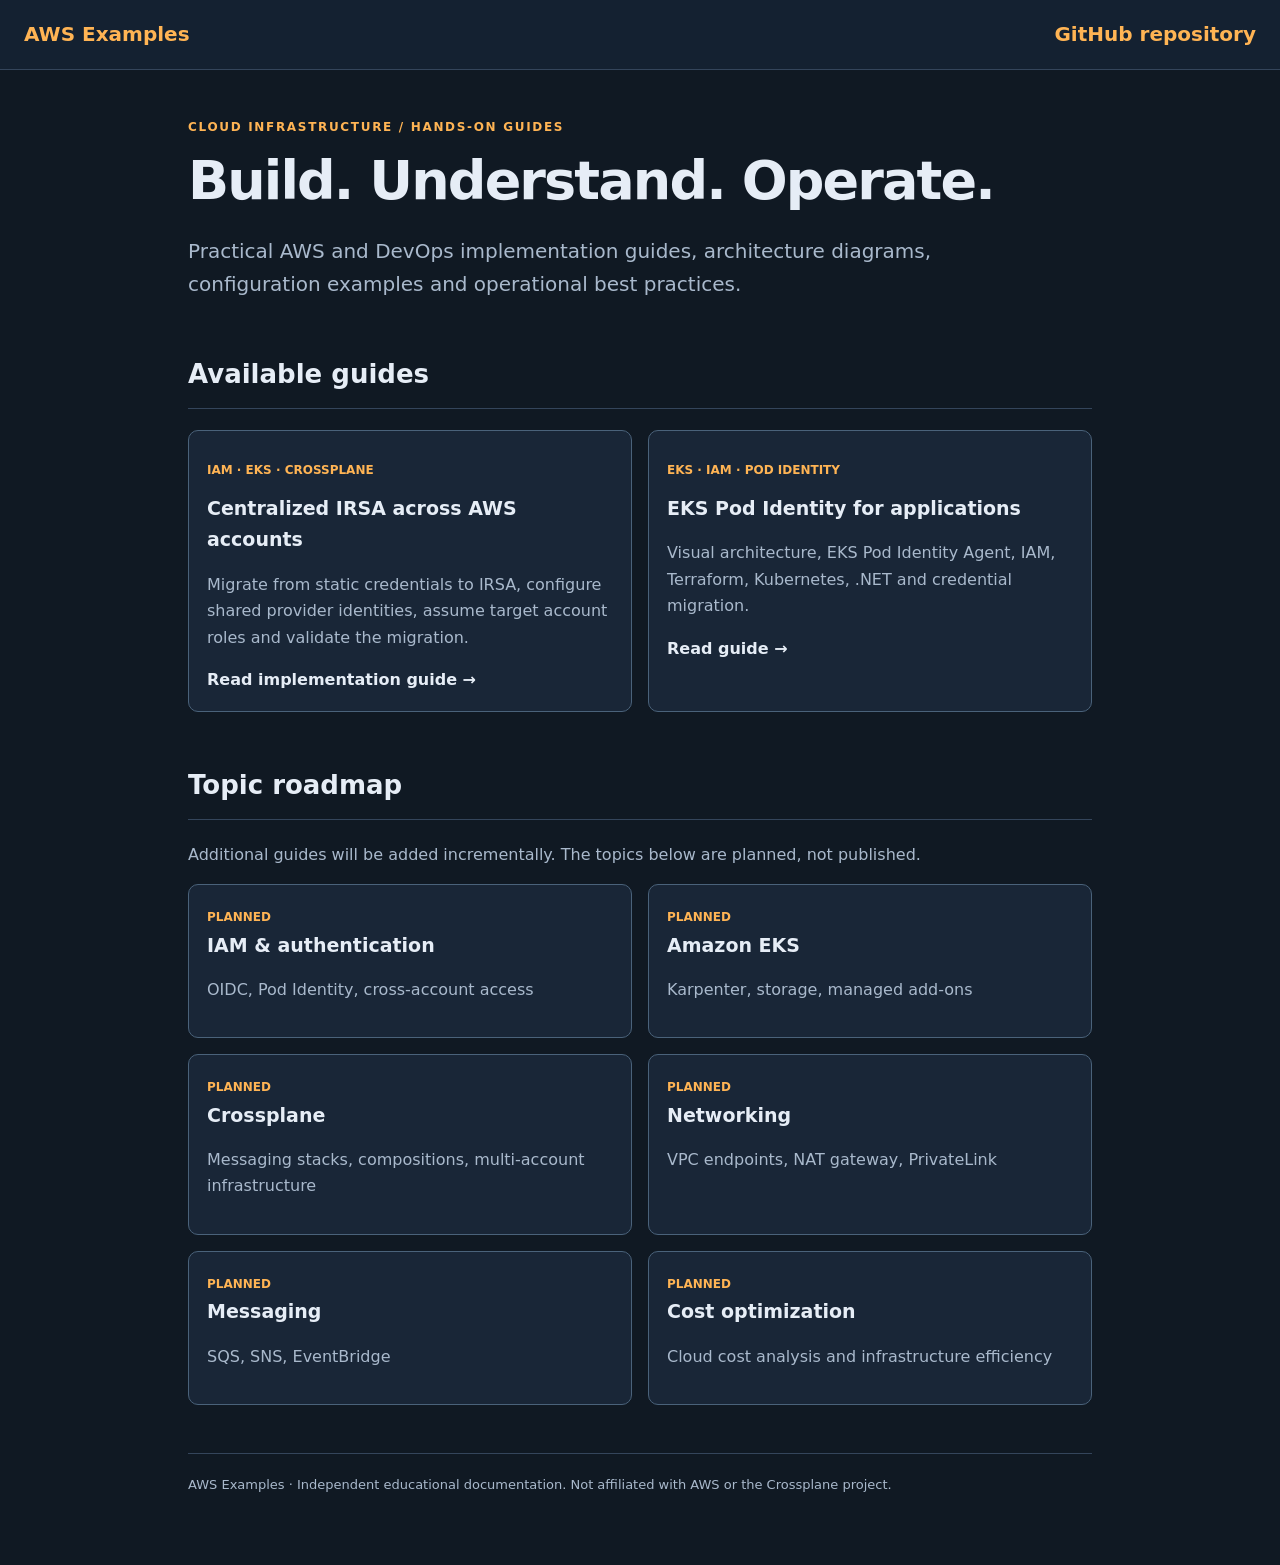
<file: index.html>
<!doctype html><html lang="en"><head><meta charset="utf-8"><meta name="viewport" content="width=device-width,initial-scale=1"><title>AWS Examples | Practical cloud guides</title><link rel="stylesheet" href="assets/style.css"></head><body><header><a href="index.html">AWS Examples</a><a href="https://github.com/Tamilvanan-Devops/aws-examples">GitHub repository</a></header><main><p class="eyebrow">CLOUD INFRASTRUCTURE / HANDS-ON GUIDES</p><h1>Build. Understand. Operate.</h1><p class="lead">Practical AWS and DevOps implementation guides, architecture diagrams, configuration examples and operational best practices.</p><h2>Available guides</h2><div class="cards"><a class="panel" href="crossplane/irsa/index.html"><p class="tag">IAM · EKS · CROSSPLANE</p><h3>Centralized IRSA across AWS accounts</h3><p class="muted">Migrate from static credentials to IRSA, configure shared provider identities, assume target account roles and validate the migration.</p><strong>Read implementation guide →</strong></a><a class="panel" href="eks/pod-identity/index.html"><p class="tag">EKS · IAM · POD IDENTITY</p><h3>EKS Pod Identity for applications</h3><p class="muted">Visual architecture, EKS Pod Identity Agent, IAM, Terraform, Kubernetes, .NET and credential migration.</p><strong>Read guide →</strong></a></div><h2>Topic roadmap</h2><p class="muted">Additional guides will be added incrementally. The topics below are planned, not published.</p><div class="cards"><div class="panel"><span class="tag">PLANNED</span><h3>IAM & authentication</h3><p class="muted">OIDC, Pod Identity, cross-account access</p></div><div class="panel"><span class="tag">PLANNED</span><h3>Amazon EKS</h3><p class="muted">Karpenter, storage, managed add-ons</p></div><div class="panel"><span class="tag">PLANNED</span><h3>Crossplane</h3><p class="muted">Messaging stacks, compositions, multi-account infrastructure</p></div><div class="panel"><span class="tag">PLANNED</span><h3>Networking</h3><p class="muted">VPC endpoints, NAT gateway, PrivateLink</p></div><div class="panel"><span class="tag">PLANNED</span><h3>Messaging</h3><p class="muted">SQS, SNS, EventBridge</p></div><div class="panel"><span class="tag">PLANNED</span><h3>Cost optimization</h3><p class="muted">Cloud cost analysis and infrastructure efficiency</p></div></div><footer>AWS Examples · Independent educational documentation. Not affiliated with AWS or the Crossplane project.</footer></main></body></html>
</file>
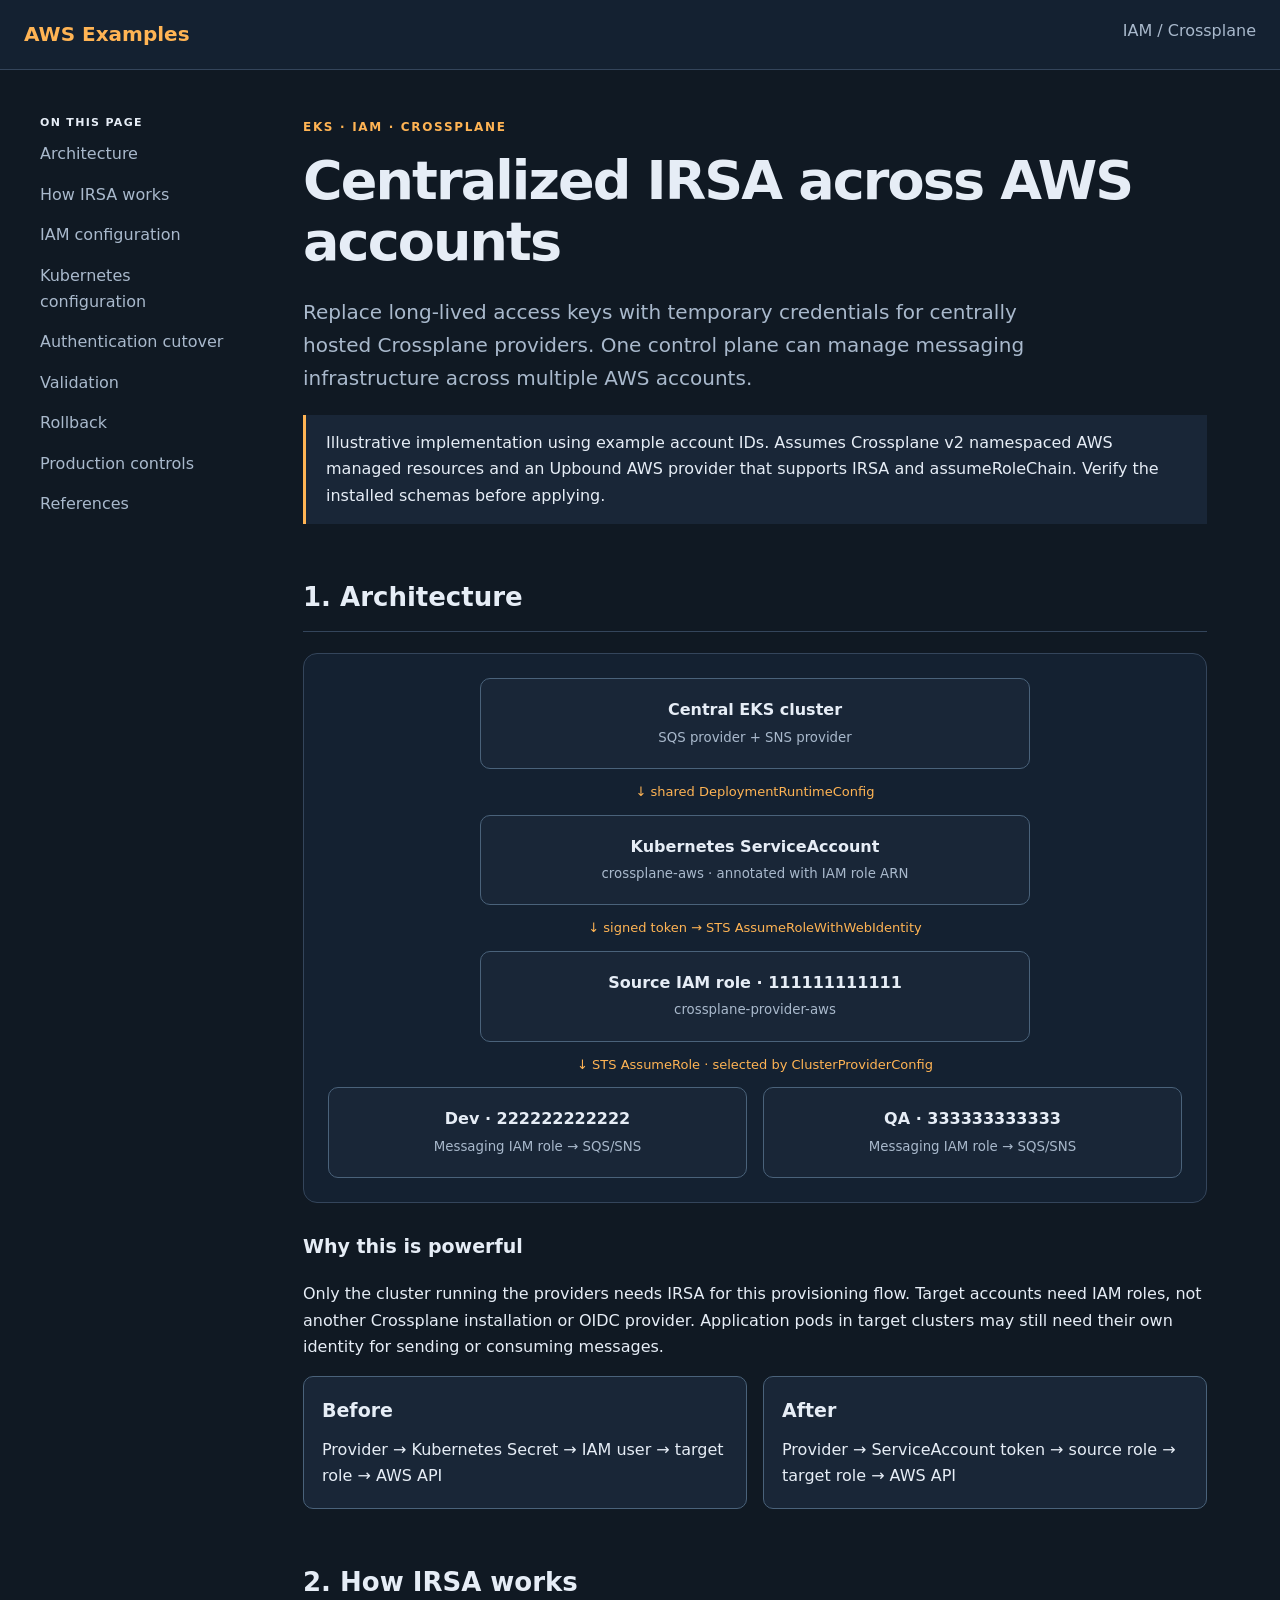
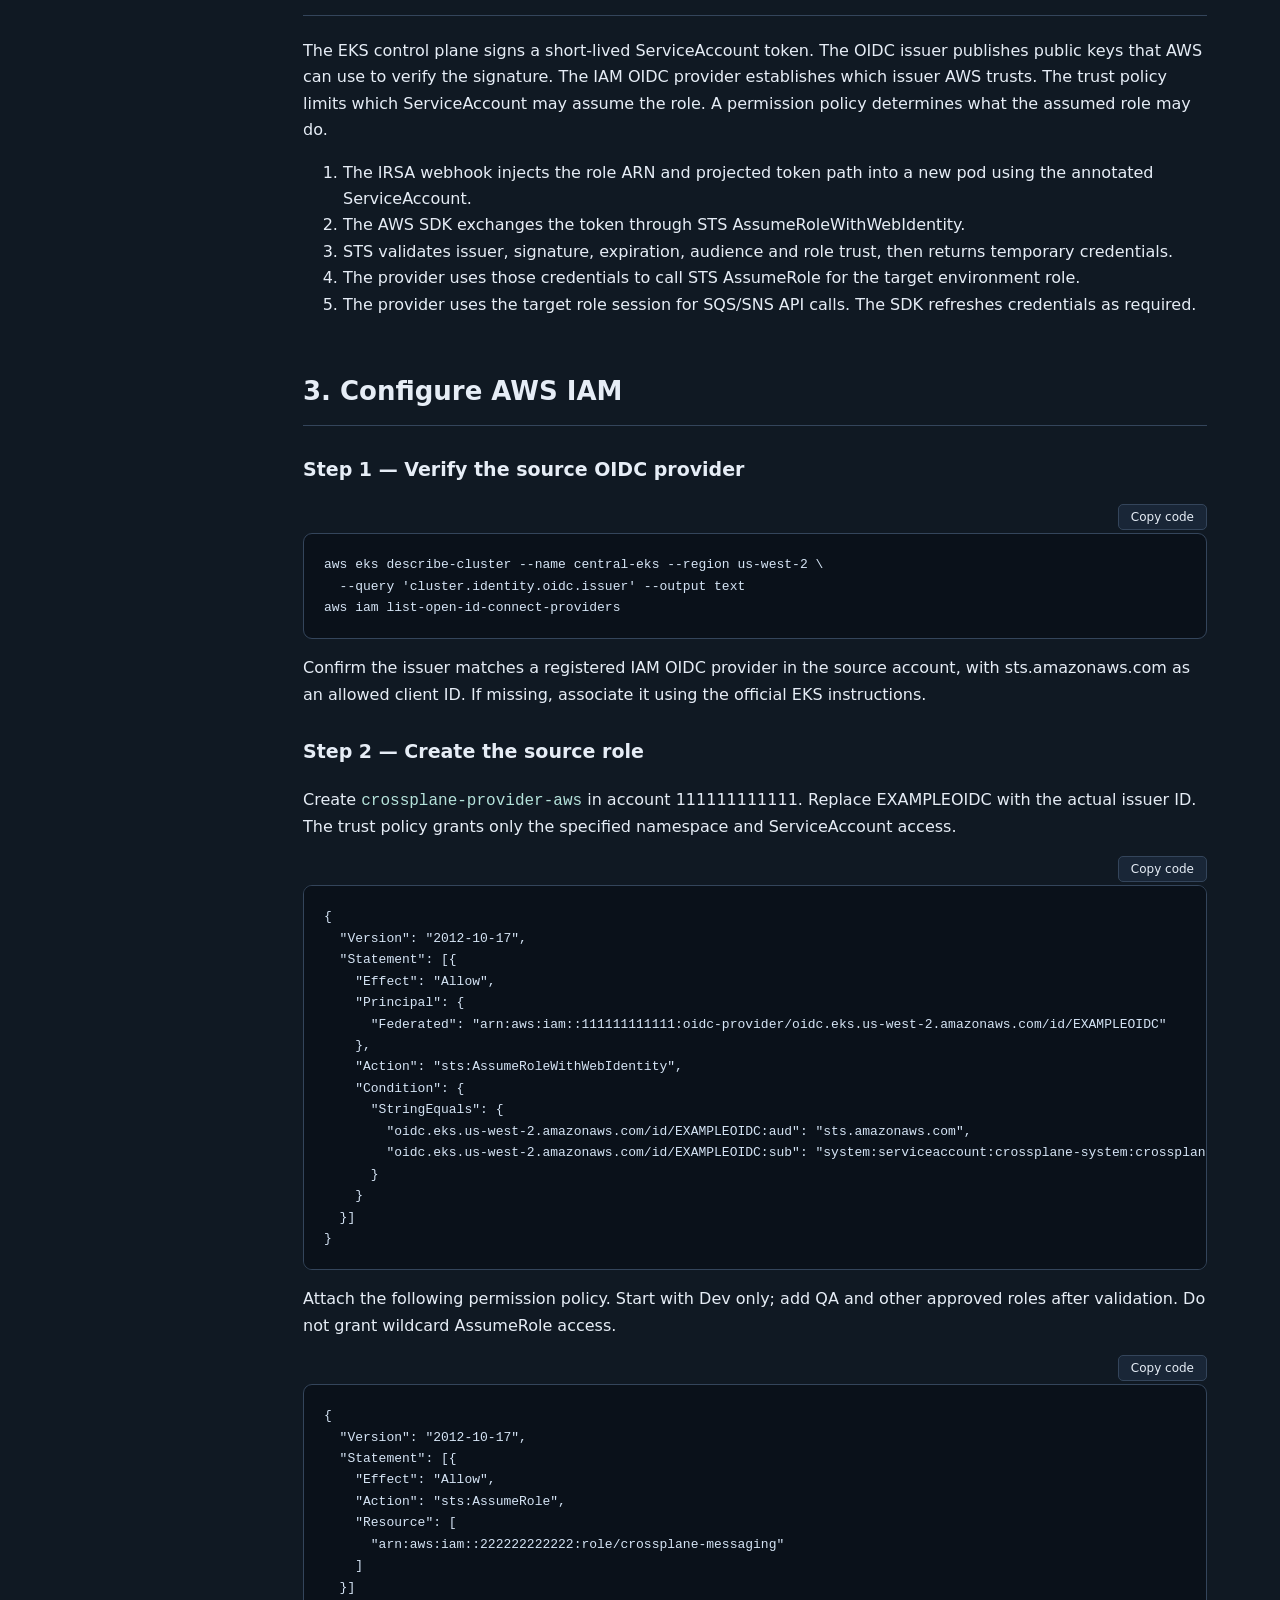
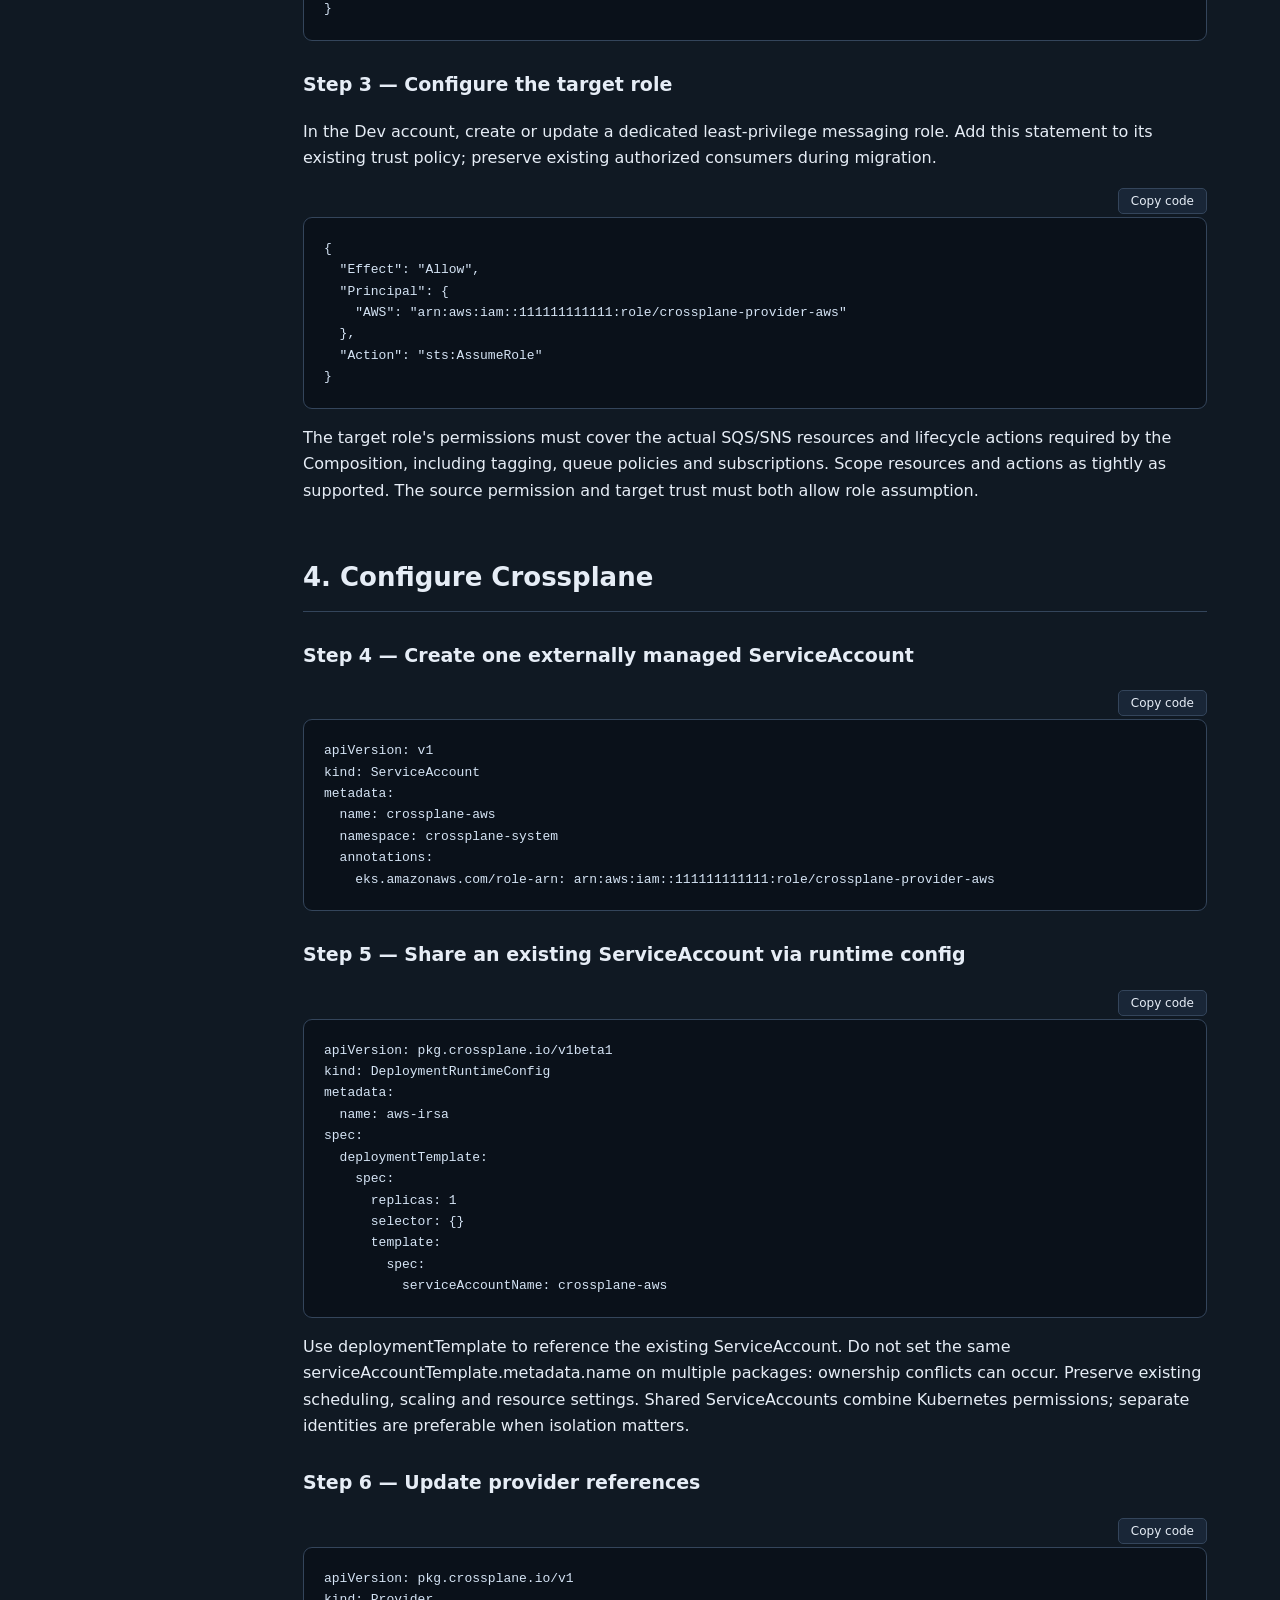
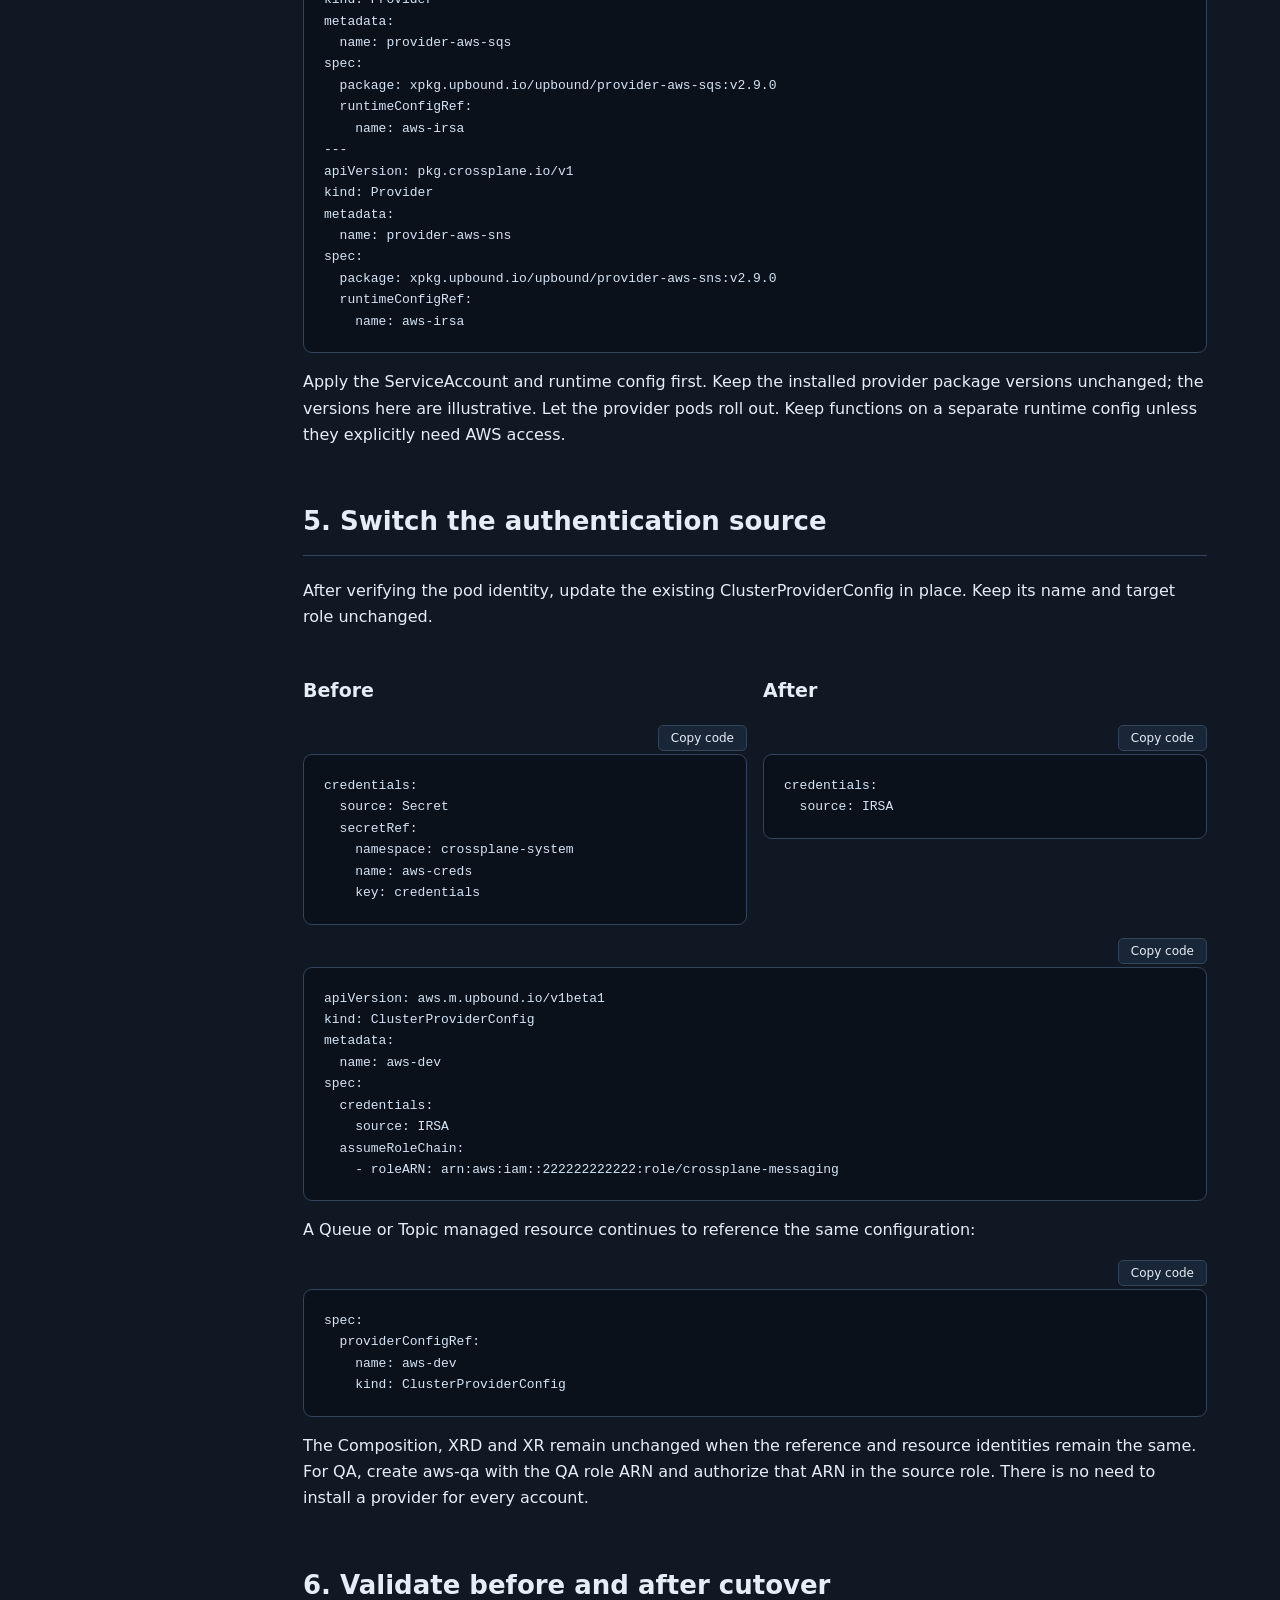
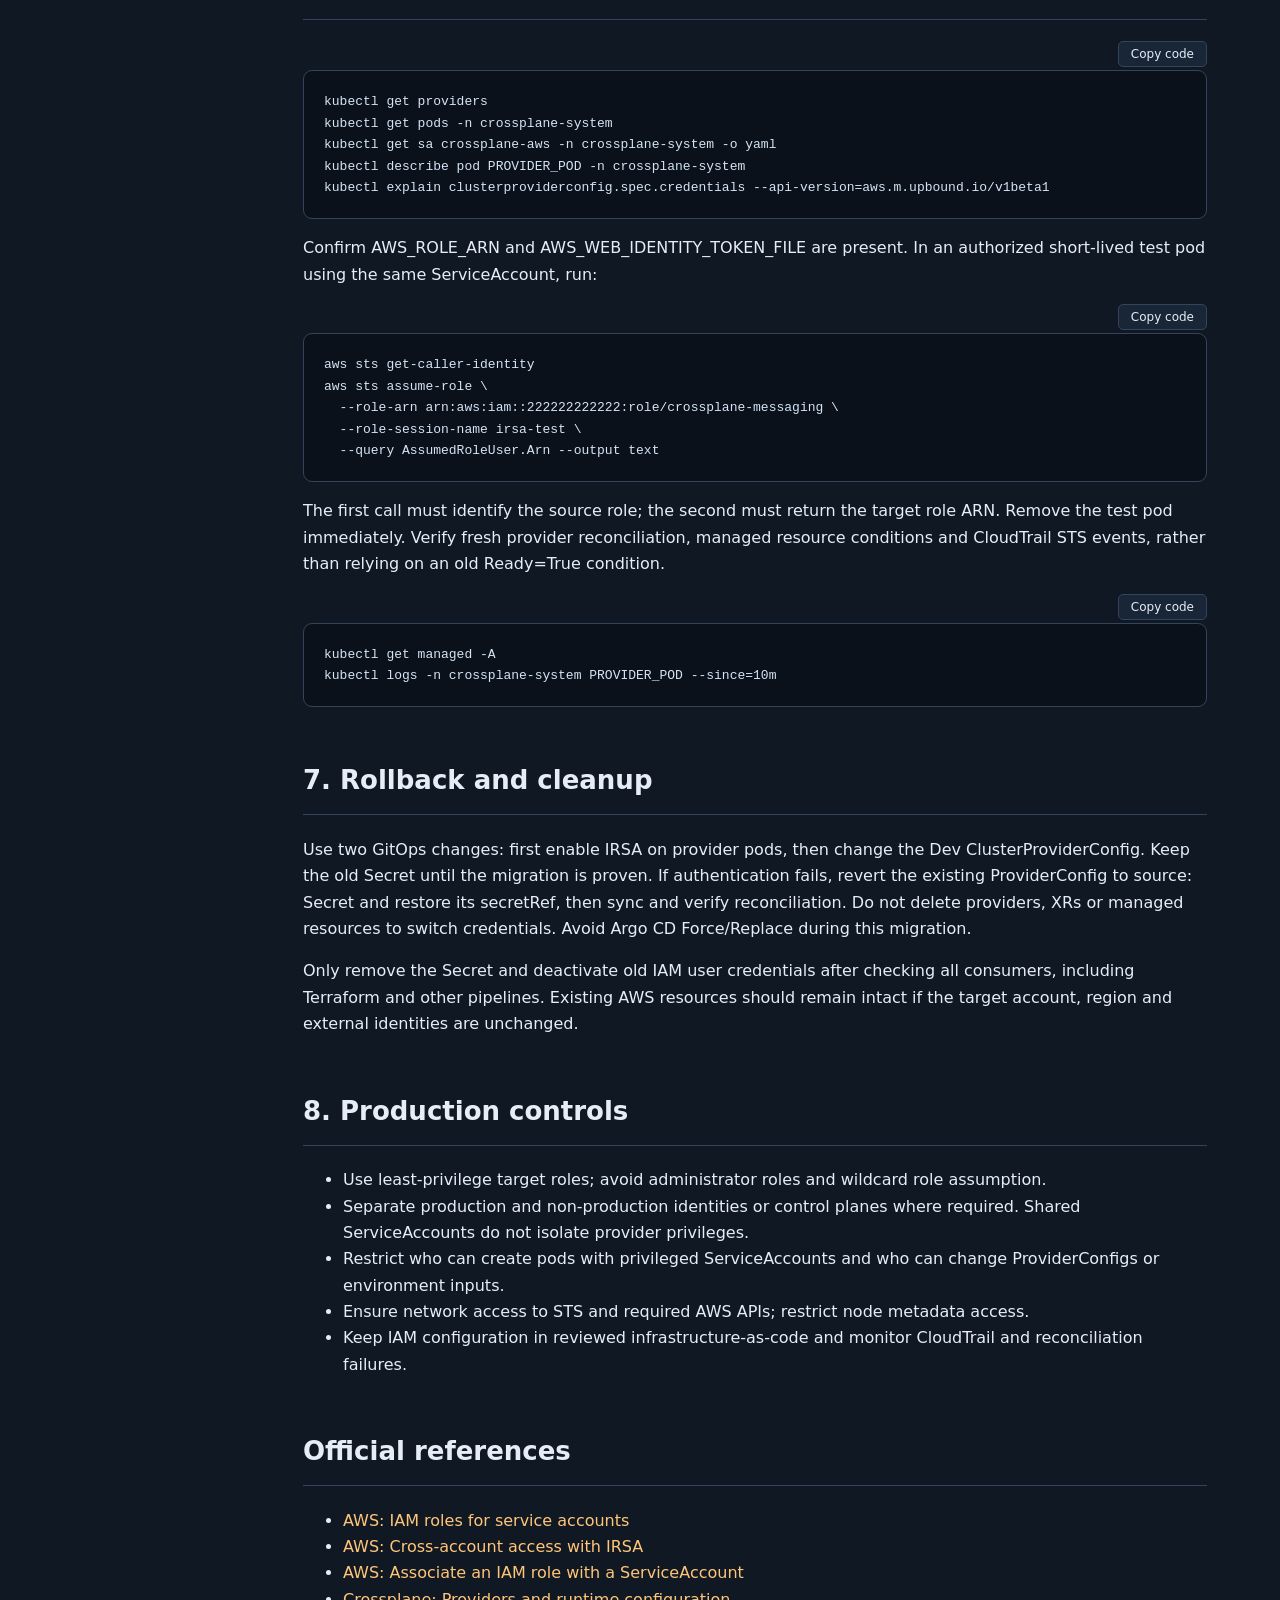
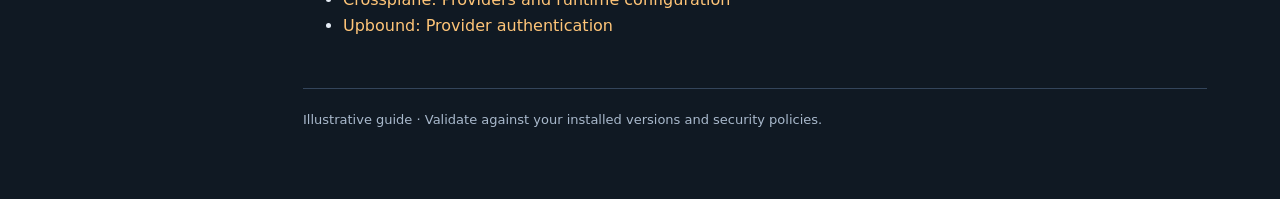
<file: crossplane/irsa/index.html>
<!doctype html>
<html lang="en"><head><meta charset="utf-8"><meta name="viewport" content="width=device-width,initial-scale=1"><title>Centralized IRSA | AWS Examples</title><link rel="stylesheet" href="../../assets/style.css"></head><body><header><a href="../../index.html">AWS Examples</a><span>IAM / Crossplane</span></header><div class="layout"><nav><strong>ON THIS PAGE</strong><a href="#architecture">Architecture</a><a href="#identity">How IRSA works</a><a href="#iam">IAM configuration</a><a href="#kubernetes">Kubernetes configuration</a><a href="#cutover">Authentication cutover</a><a href="#validate">Validation</a><a href="#rollback">Rollback</a><a href="#security">Production controls</a><a href="#references">References</a></nav><main><p class="eyebrow">EKS · IAM · CROSSPLANE</p><h1>Centralized IRSA across AWS accounts</h1><p class="lead">Replace long-lived access keys with temporary credentials for centrally hosted Crossplane providers. One control plane can manage messaging infrastructure across multiple AWS accounts.</p><p class="note">Illustrative implementation using example account IDs. Assumes Crossplane v2 namespaced AWS managed resources and an Upbound AWS provider that supports IRSA and assumeRoleChain. Verify the installed schemas before applying.</p>
<h2 id="architecture">1. Architecture</h2><div class="diagram"><div class="node">Central EKS cluster<br><small>SQS provider + SNS provider</small></div><div class="arrow">↓ shared DeploymentRuntimeConfig</div><div class="node">Kubernetes ServiceAccount<br><small>crossplane-aws · annotated with IAM role ARN</small></div><div class="arrow">↓ signed token → STS AssumeRoleWithWebIdentity</div><div class="node">Source IAM role · 111111111111<br><small>crossplane-provider-aws</small></div><div class="arrow">↓ STS AssumeRole · selected by ClusterProviderConfig</div><div class="branches"><div class="node">Dev · 222222222222<br><small>Messaging IAM role → SQS/SNS</small></div><div class="node">QA · 333333333333<br><small>Messaging IAM role → SQS/SNS</small></div></div></div><h3>Why this is powerful</h3><p>Only the cluster running the providers needs IRSA for this provisioning flow. Target accounts need IAM roles, not another Crossplane installation or OIDC provider. Application pods in target clusters may still need their own identity for sending or consuming messages.</p><div class="branches"><div class="panel"><h3>Before</h3>Provider → Kubernetes Secret → IAM user → target role → AWS API</div><div class="panel"><h3>After</h3>Provider → ServiceAccount token → source role → target role → AWS API</div></div>
<h2 id="identity">2. How IRSA works</h2><p>The EKS control plane signs a short-lived ServiceAccount token. The OIDC issuer publishes public keys that AWS can use to verify the signature. The IAM OIDC provider establishes which issuer AWS trusts. The trust policy limits which ServiceAccount may assume the role. A permission policy determines what the assumed role may do.</p><ol><li>The IRSA webhook injects the role ARN and projected token path into a new pod using the annotated ServiceAccount.</li><li>The AWS SDK exchanges the token through STS AssumeRoleWithWebIdentity.</li><li>STS validates issuer, signature, expiration, audience and role trust, then returns temporary credentials.</li><li>The provider uses those credentials to call STS AssumeRole for the target environment role.</li><li>The provider uses the target role session for SQS/SNS API calls. The SDK refreshes credentials as required.</li></ol>
<h2 id="iam">3. Configure AWS IAM</h2><h3>Step 1 — Verify the source OIDC provider</h3><pre><code>aws eks describe-cluster --name central-eks --region us-west-2 \
  --query 'cluster.identity.oidc.issuer' --output text
aws iam list-open-id-connect-providers</code></pre><p>Confirm the issuer matches a registered IAM OIDC provider in the source account, with sts.amazonaws.com as an allowed client ID. If missing, associate it using the official EKS instructions.</p><h3>Step 2 — Create the source role</h3><p>Create <code>crossplane-provider-aws</code> in account 111111111111. Replace EXAMPLEOIDC with the actual issuer ID. The trust policy grants only the specified namespace and ServiceAccount access.</p><pre><code>{
  "Version": "2012-10-17",
  "Statement": [{
    "Effect": "Allow",
    "Principal": {
      "Federated": "arn:aws:iam::111111111111:oidc-provider/oidc.eks.us-west-2.amazonaws.com/id/EXAMPLEOIDC"
    },
    "Action": "sts:AssumeRoleWithWebIdentity",
    "Condition": {
      "StringEquals": {
        "oidc.eks.us-west-2.amazonaws.com/id/EXAMPLEOIDC:aud": "sts.amazonaws.com",
        "oidc.eks.us-west-2.amazonaws.com/id/EXAMPLEOIDC:sub": "system:serviceaccount:crossplane-system:crossplane-aws"
      }
    }
  }]
}</code></pre><p>Attach the following permission policy. Start with Dev only; add QA and other approved roles after validation. Do not grant wildcard AssumeRole access.</p><pre><code>{
  "Version": "2012-10-17",
  "Statement": [{
    "Effect": "Allow",
    "Action": "sts:AssumeRole",
    "Resource": [
      "arn:aws:iam::222222222222:role/crossplane-messaging"
    ]
  }]
}</code></pre><h3>Step 3 — Configure the target role</h3><p>In the Dev account, create or update a dedicated least-privilege messaging role. Add this statement to its existing trust policy; preserve existing authorized consumers during migration.</p><pre><code>{
  "Effect": "Allow",
  "Principal": {
    "AWS": "arn:aws:iam::111111111111:role/crossplane-provider-aws"
  },
  "Action": "sts:AssumeRole"
}</code></pre><p>The target role's permissions must cover the actual SQS/SNS resources and lifecycle actions required by the Composition, including tagging, queue policies and subscriptions. Scope resources and actions as tightly as supported. The source permission and target trust must both allow role assumption.</p>
<h2 id="kubernetes">4. Configure Crossplane</h2><h3>Step 4 — Create one externally managed ServiceAccount</h3><pre><code>apiVersion: v1
kind: ServiceAccount
metadata:
  name: crossplane-aws
  namespace: crossplane-system
  annotations:
    eks.amazonaws.com/role-arn: arn:aws:iam::111111111111:role/crossplane-provider-aws</code></pre><h3>Step 5 — Share an existing ServiceAccount via runtime config</h3><pre><code>apiVersion: pkg.crossplane.io/v1beta1
kind: DeploymentRuntimeConfig
metadata:
  name: aws-irsa
spec:
  deploymentTemplate:
    spec:
      replicas: 1
      selector: {}
      template:
        spec:
          serviceAccountName: crossplane-aws</code></pre><p>Use deploymentTemplate to reference the existing ServiceAccount. Do not set the same serviceAccountTemplate.metadata.name on multiple packages: ownership conflicts can occur. Preserve existing scheduling, scaling and resource settings. Shared ServiceAccounts combine Kubernetes permissions; separate identities are preferable when isolation matters.</p><h3>Step 6 — Update provider references</h3><pre><code>apiVersion: pkg.crossplane.io/v1
kind: Provider
metadata:
  name: provider-aws-sqs
spec:
  package: xpkg.upbound.io/upbound/provider-aws-sqs:v2.9.0
  runtimeConfigRef:
    name: aws-irsa
---
apiVersion: pkg.crossplane.io/v1
kind: Provider
metadata:
  name: provider-aws-sns
spec:
  package: xpkg.upbound.io/upbound/provider-aws-sns:v2.9.0
  runtimeConfigRef:
    name: aws-irsa</code></pre><p>Apply the ServiceAccount and runtime config first. Keep the installed provider package versions unchanged; the versions here are illustrative. Let the provider pods roll out. Keep functions on a separate runtime config unless they explicitly need AWS access.</p>
<h2 id="cutover">5. Switch the authentication source</h2><p>After verifying the pod identity, update the existing ClusterProviderConfig in place. Keep its name and target role unchanged.</p><div class="branches"><div><h3>Before</h3><pre><code>credentials:
  source: Secret
  secretRef:
    namespace: crossplane-system
    name: aws-creds
    key: credentials</code></pre></div><div><h3>After</h3><pre><code>credentials:
  source: IRSA</code></pre></div></div><pre><code>apiVersion: aws.m.upbound.io/v1beta1
kind: ClusterProviderConfig
metadata:
  name: aws-dev
spec:
  credentials:
    source: IRSA
  assumeRoleChain:
    - roleARN: arn:aws:iam::222222222222:role/crossplane-messaging</code></pre><p>A Queue or Topic managed resource continues to reference the same configuration:</p><pre><code>spec:
  providerConfigRef:
    name: aws-dev
    kind: ClusterProviderConfig</code></pre><p>The Composition, XRD and XR remain unchanged when the reference and resource identities remain the same. For QA, create aws-qa with the QA role ARN and authorize that ARN in the source role. There is no need to install a provider for every account.</p>
<h2 id="validate">6. Validate before and after cutover</h2><pre><code>kubectl get providers
kubectl get pods -n crossplane-system
kubectl get sa crossplane-aws -n crossplane-system -o yaml
kubectl describe pod PROVIDER_POD -n crossplane-system
kubectl explain clusterproviderconfig.spec.credentials --api-version=aws.m.upbound.io/v1beta1</code></pre><p>Confirm AWS_ROLE_ARN and AWS_WEB_IDENTITY_TOKEN_FILE are present. In an authorized short-lived test pod using the same ServiceAccount, run:</p><pre><code>aws sts get-caller-identity
aws sts assume-role \
  --role-arn arn:aws:iam::222222222222:role/crossplane-messaging \
  --role-session-name irsa-test \
  --query AssumedRoleUser.Arn --output text</code></pre><p>The first call must identify the source role; the second must return the target role ARN. Remove the test pod immediately. Verify fresh provider reconciliation, managed resource conditions and CloudTrail STS events, rather than relying on an old Ready=True condition.</p><pre><code>kubectl get managed -A
kubectl logs -n crossplane-system PROVIDER_POD --since=10m</code></pre>
<h2 id="rollback">7. Rollback and cleanup</h2><p>Use two GitOps changes: first enable IRSA on provider pods, then change the Dev ClusterProviderConfig. Keep the old Secret until the migration is proven. If authentication fails, revert the existing ProviderConfig to source: Secret and restore its secretRef, then sync and verify reconciliation. Do not delete providers, XRs or managed resources to switch credentials. Avoid Argo CD Force/Replace during this migration.</p><p>Only remove the Secret and deactivate old IAM user credentials after checking all consumers, including Terraform and other pipelines. Existing AWS resources should remain intact if the target account, region and external identities are unchanged.</p>
<h2 id="security">8. Production controls</h2><ul><li>Use least-privilege target roles; avoid administrator roles and wildcard role assumption.</li><li>Separate production and non-production identities or control planes where required. Shared ServiceAccounts do not isolate provider privileges.</li><li>Restrict who can create pods with privileged ServiceAccounts and who can change ProviderConfigs or environment inputs.</li><li>Ensure network access to STS and required AWS APIs; restrict node metadata access.</li><li>Keep IAM configuration in reviewed infrastructure-as-code and monitor CloudTrail and reconciliation failures.</li></ul><h2 id="references">Official references</h2><ul><li><a href="https://docs.aws.amazon.com/eks/latest/userguide/iam-roles-for-service-accounts.html">AWS: IAM roles for service accounts</a></li><li><a href="https://docs.aws.amazon.com/eks/latest/userguide/cross-account-access.html">AWS: Cross-account access with IRSA</a></li><li><a href="https://docs.aws.amazon.com/eks/latest/userguide/associate-service-account-role.html">AWS: Associate an IAM role with a ServiceAccount</a></li><li><a href="https://docs.crossplane.io/v2.4/packages/providers/">Crossplane: Providers and runtime configuration</a></li><li><a href="https://docs.upbound.io/manuals/packages/providers/authentication/">Upbound: Provider authentication</a></li></ul><footer>Illustrative guide · Validate against your installed versions and security policies.</footer></main></div><script src="../../assets/copy.js"></script></body></html>
</file>
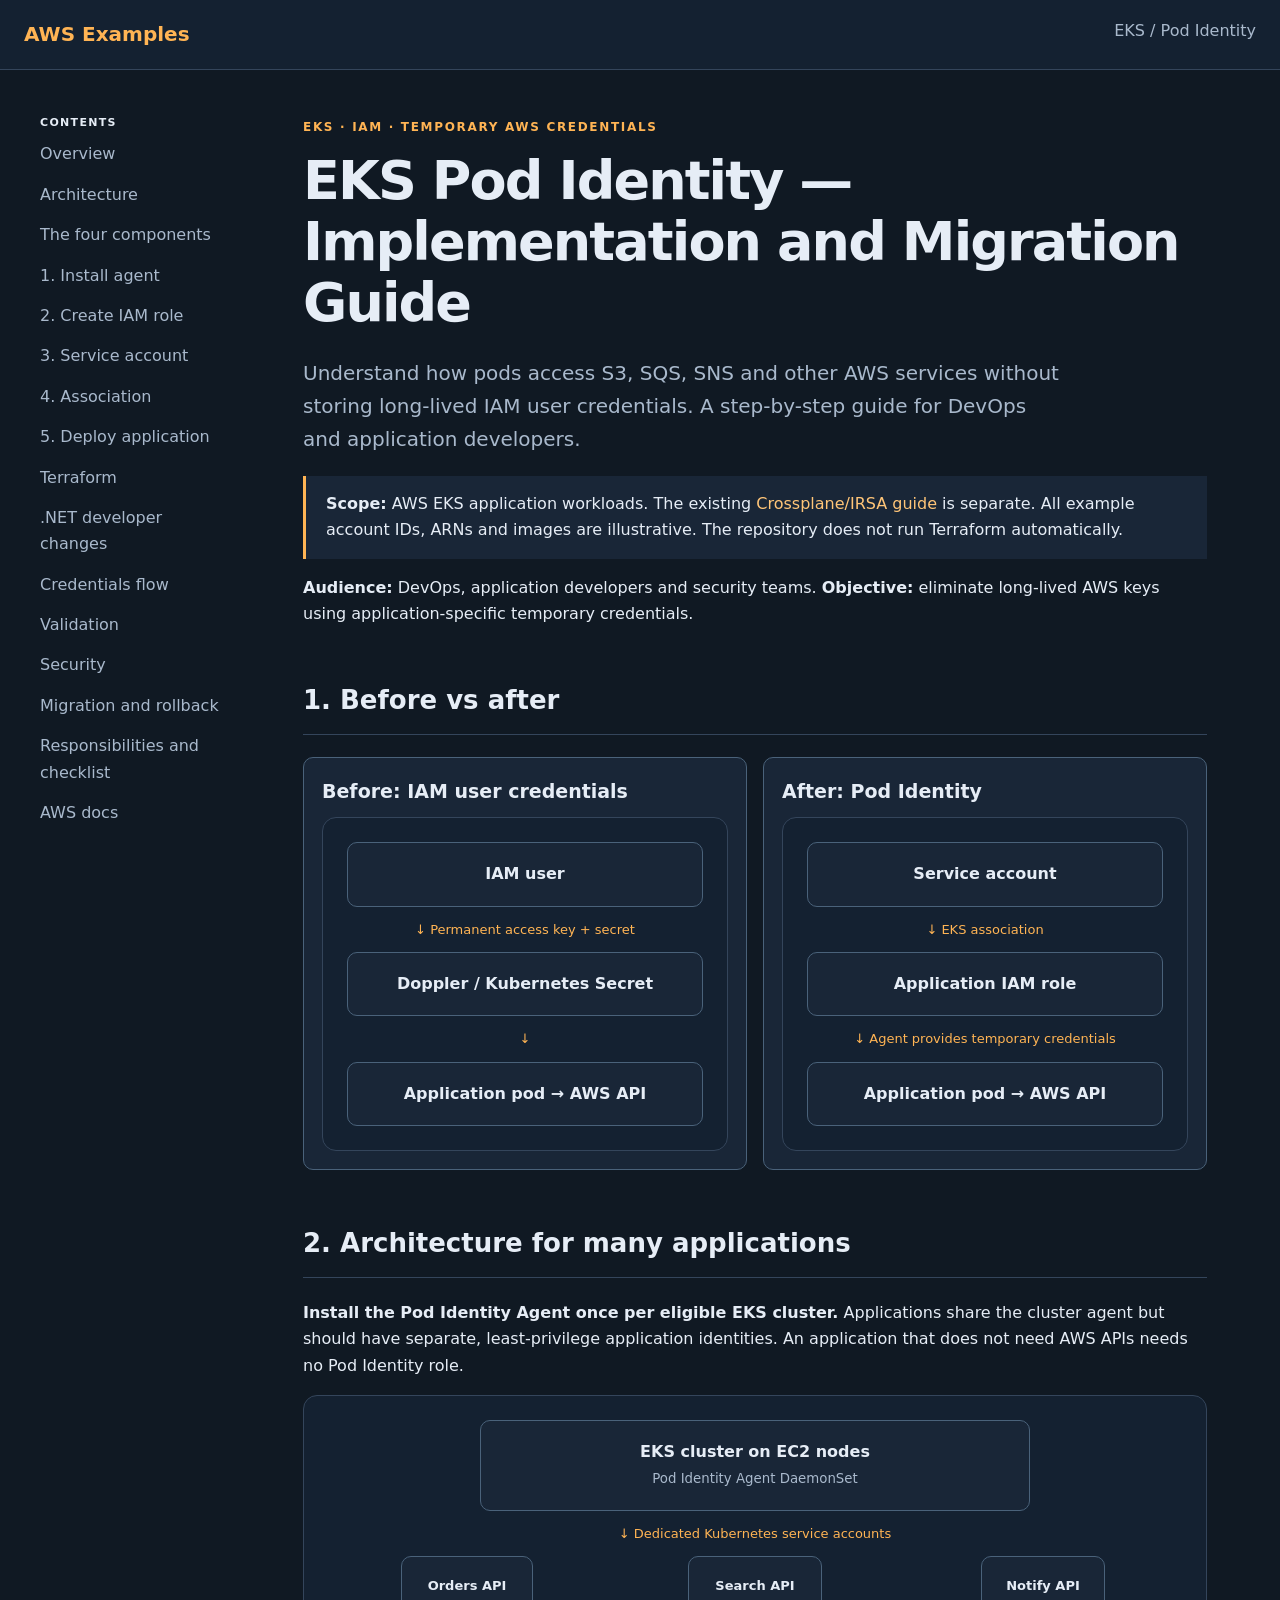
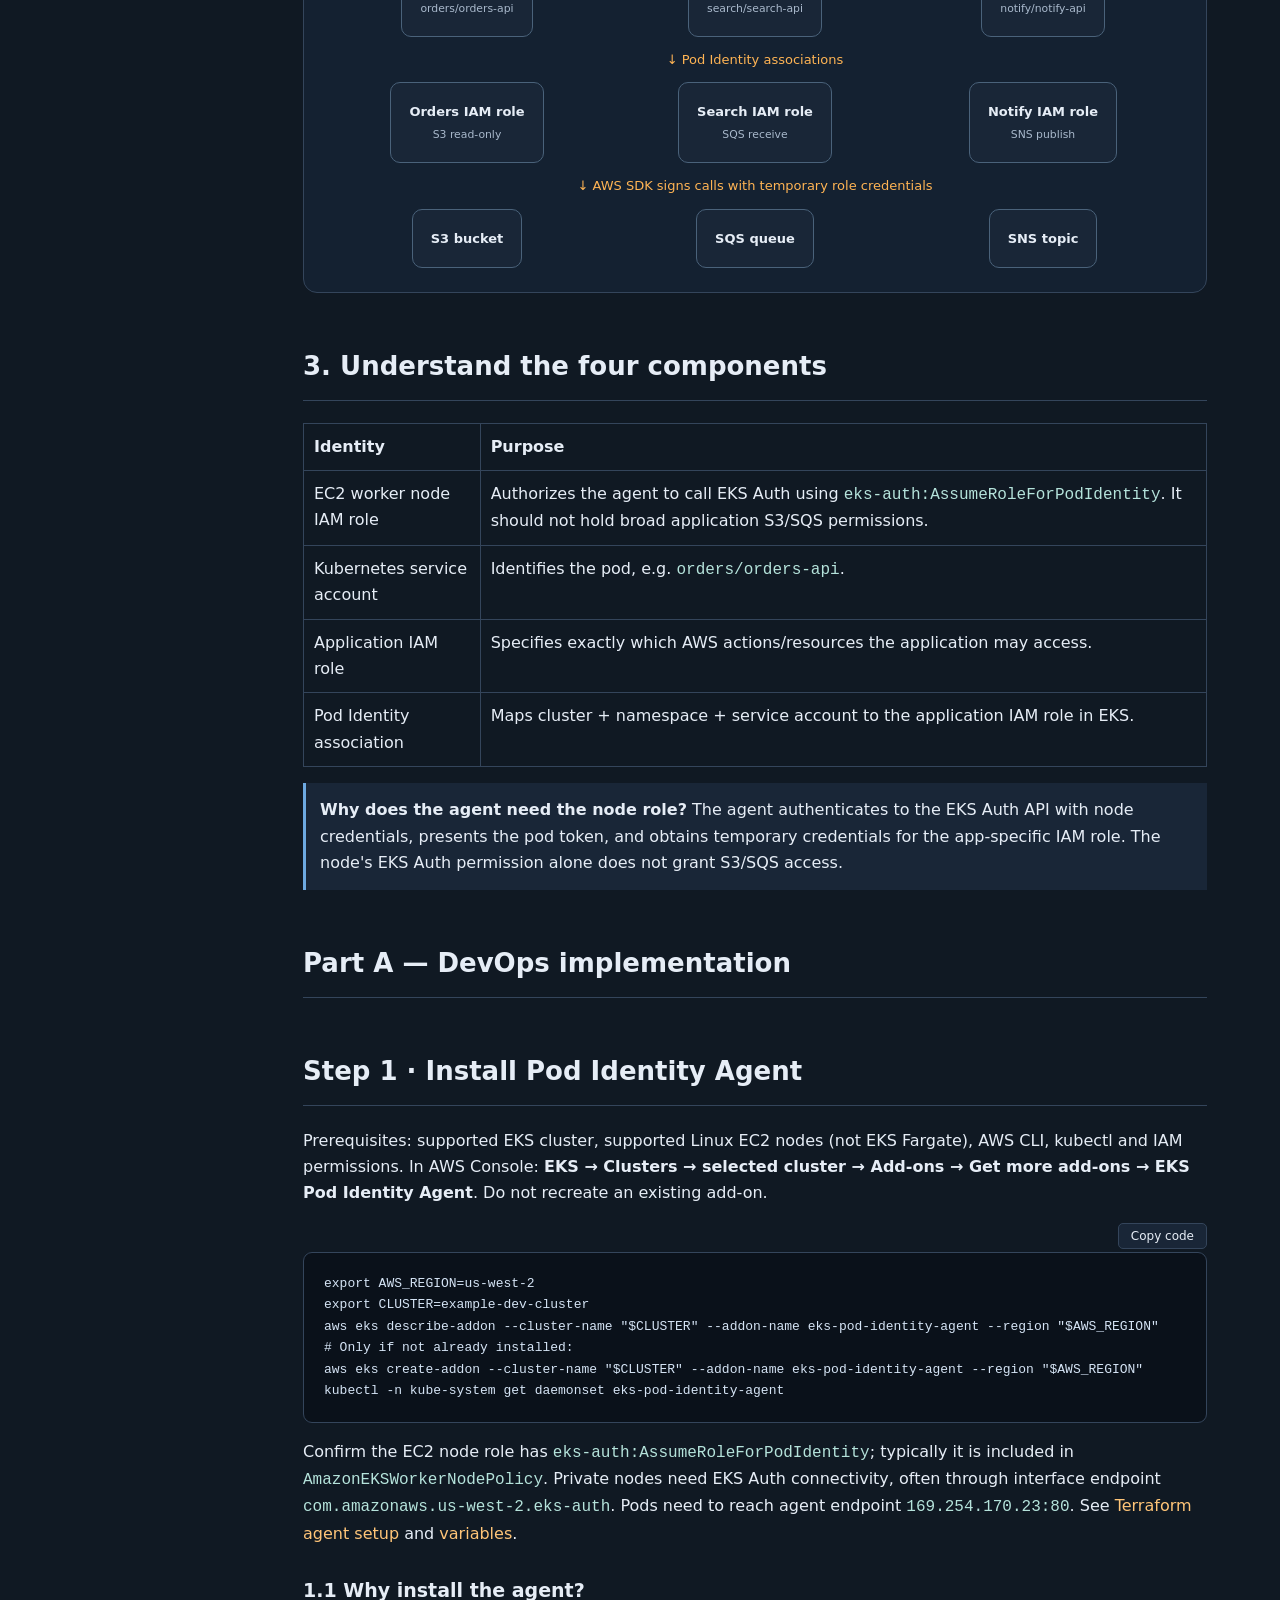
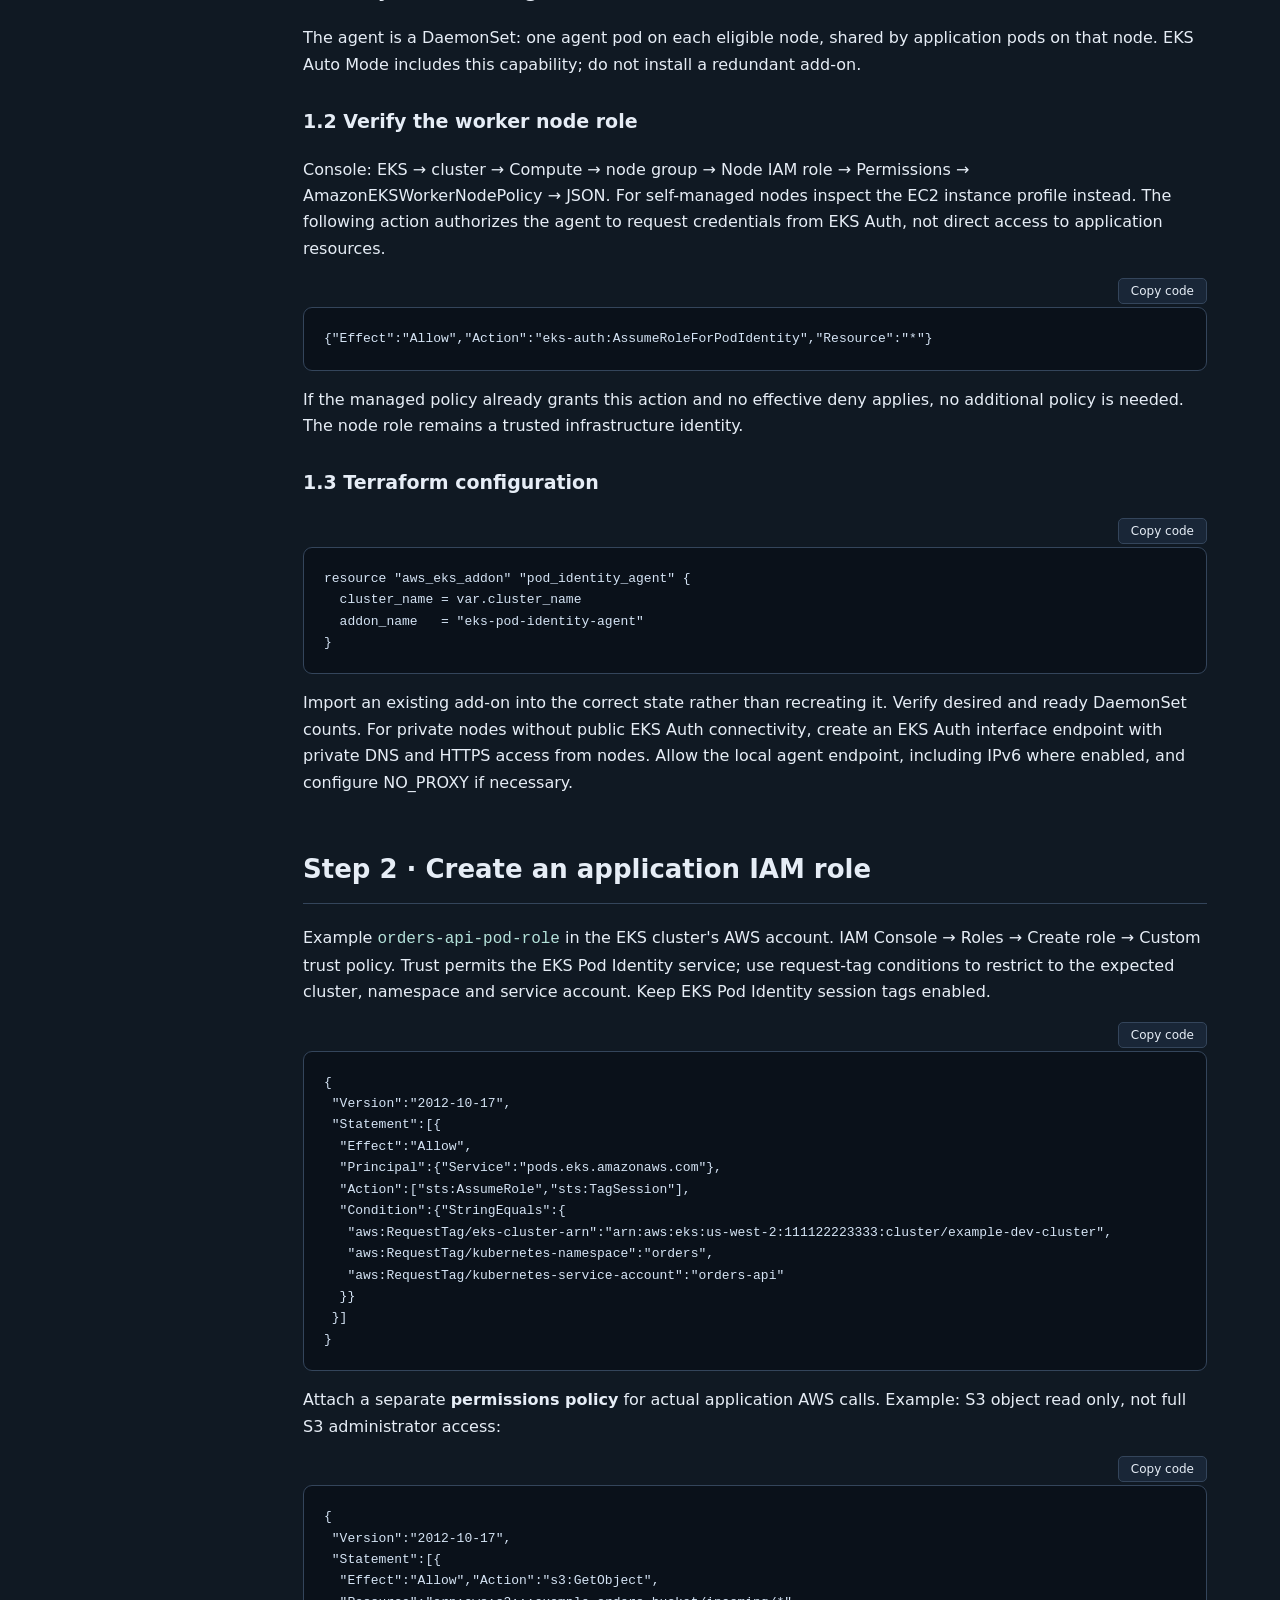
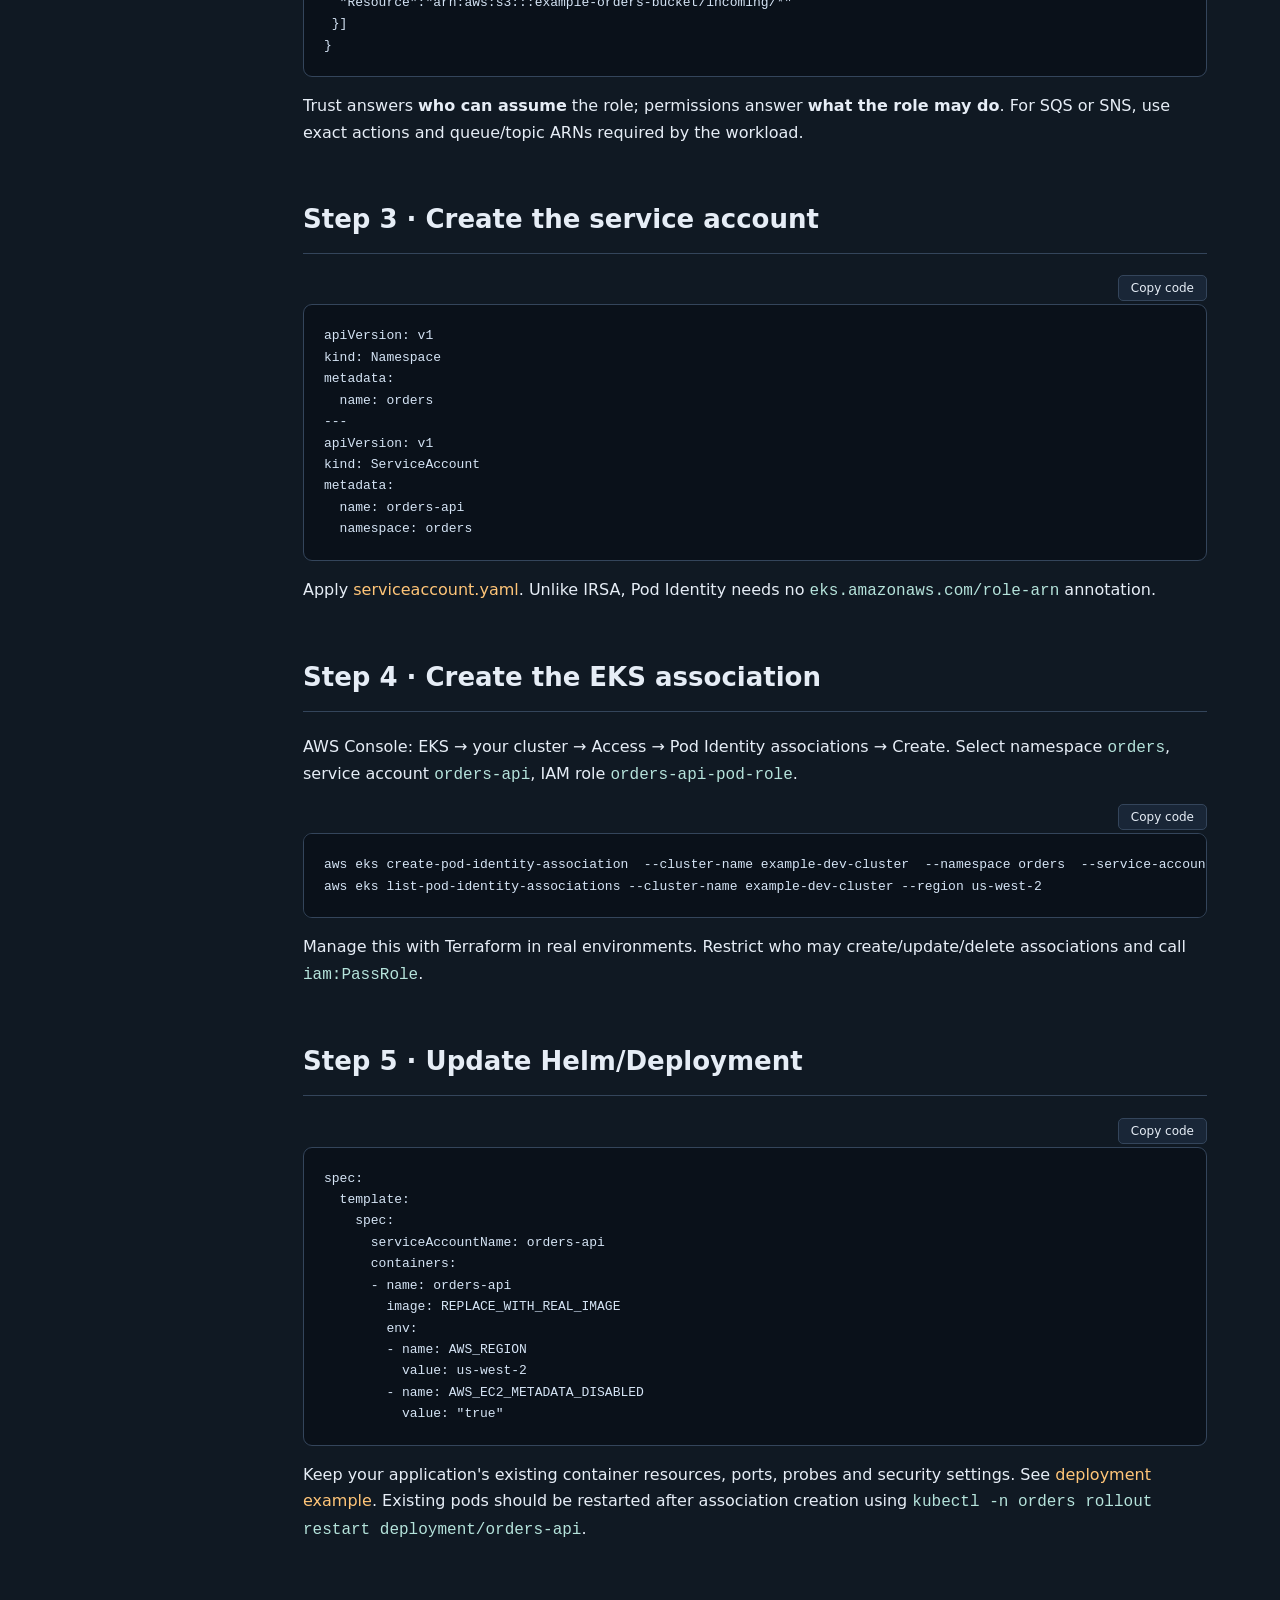
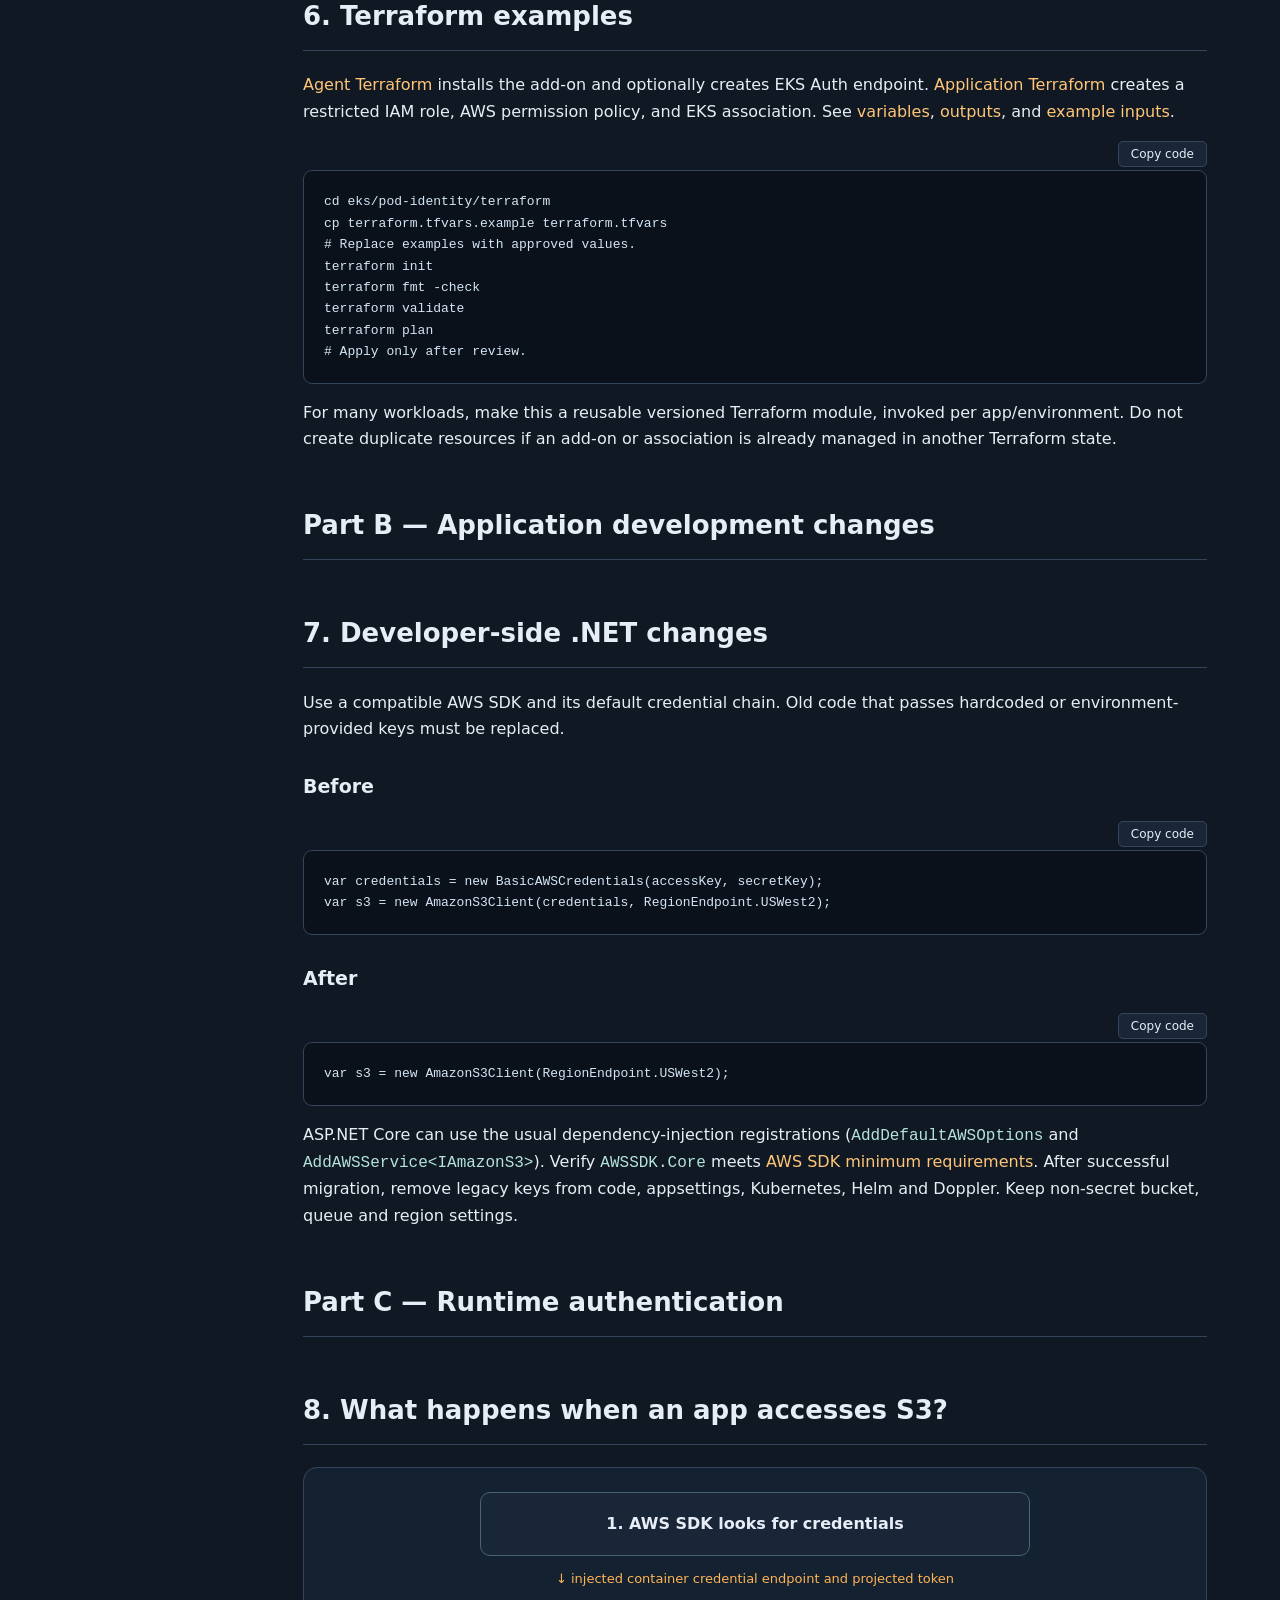
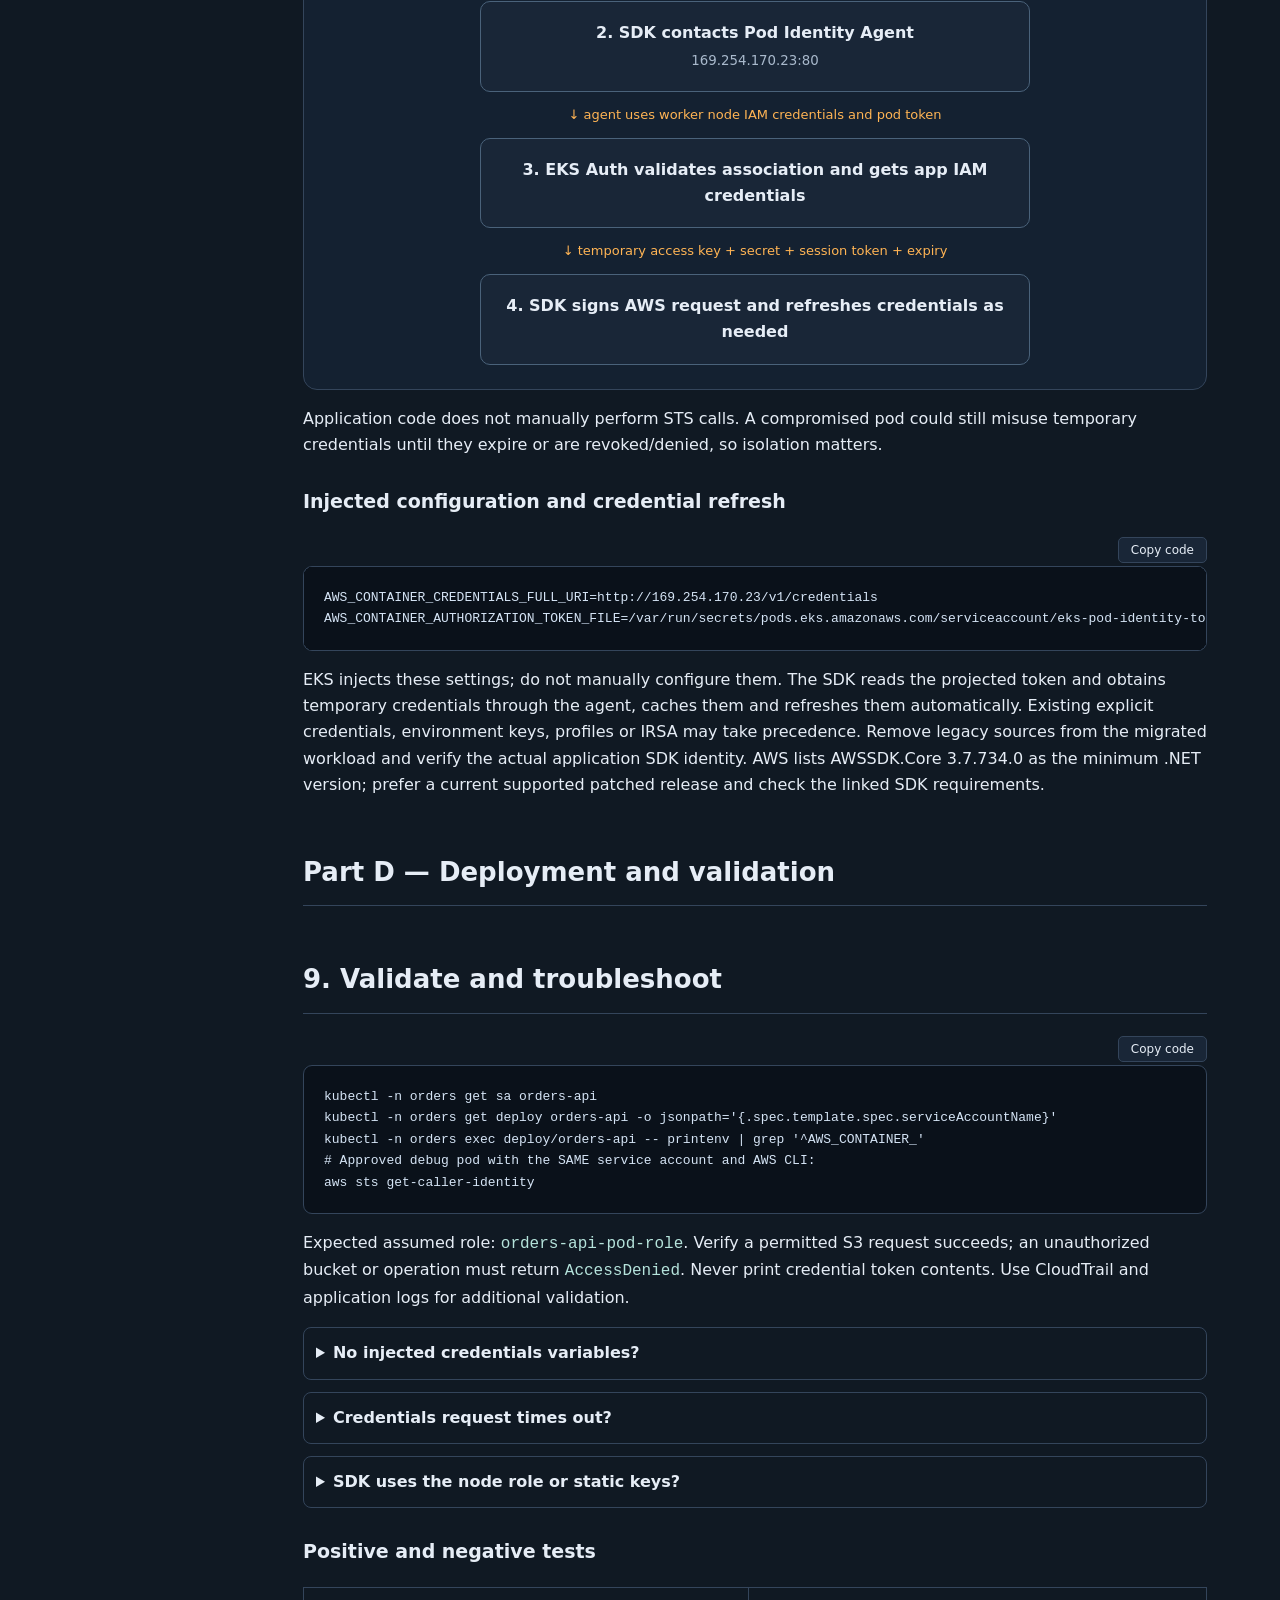
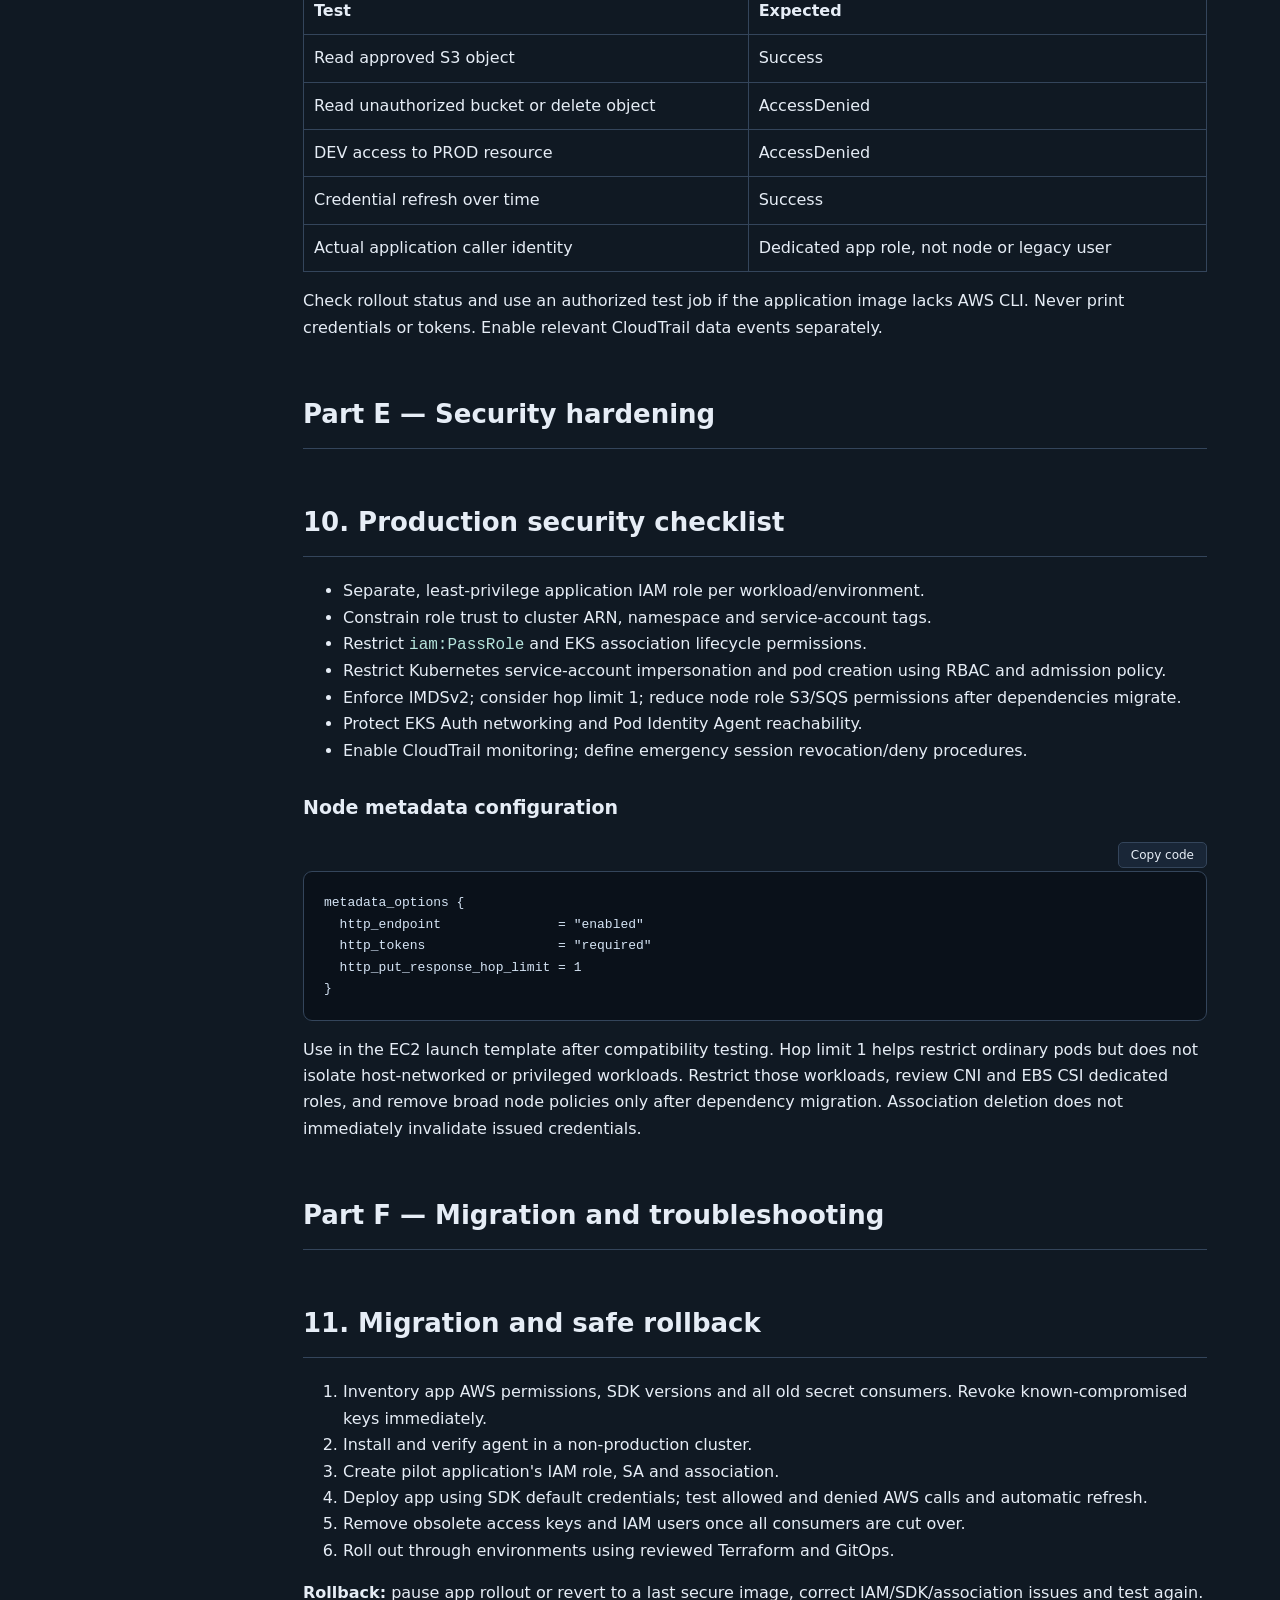
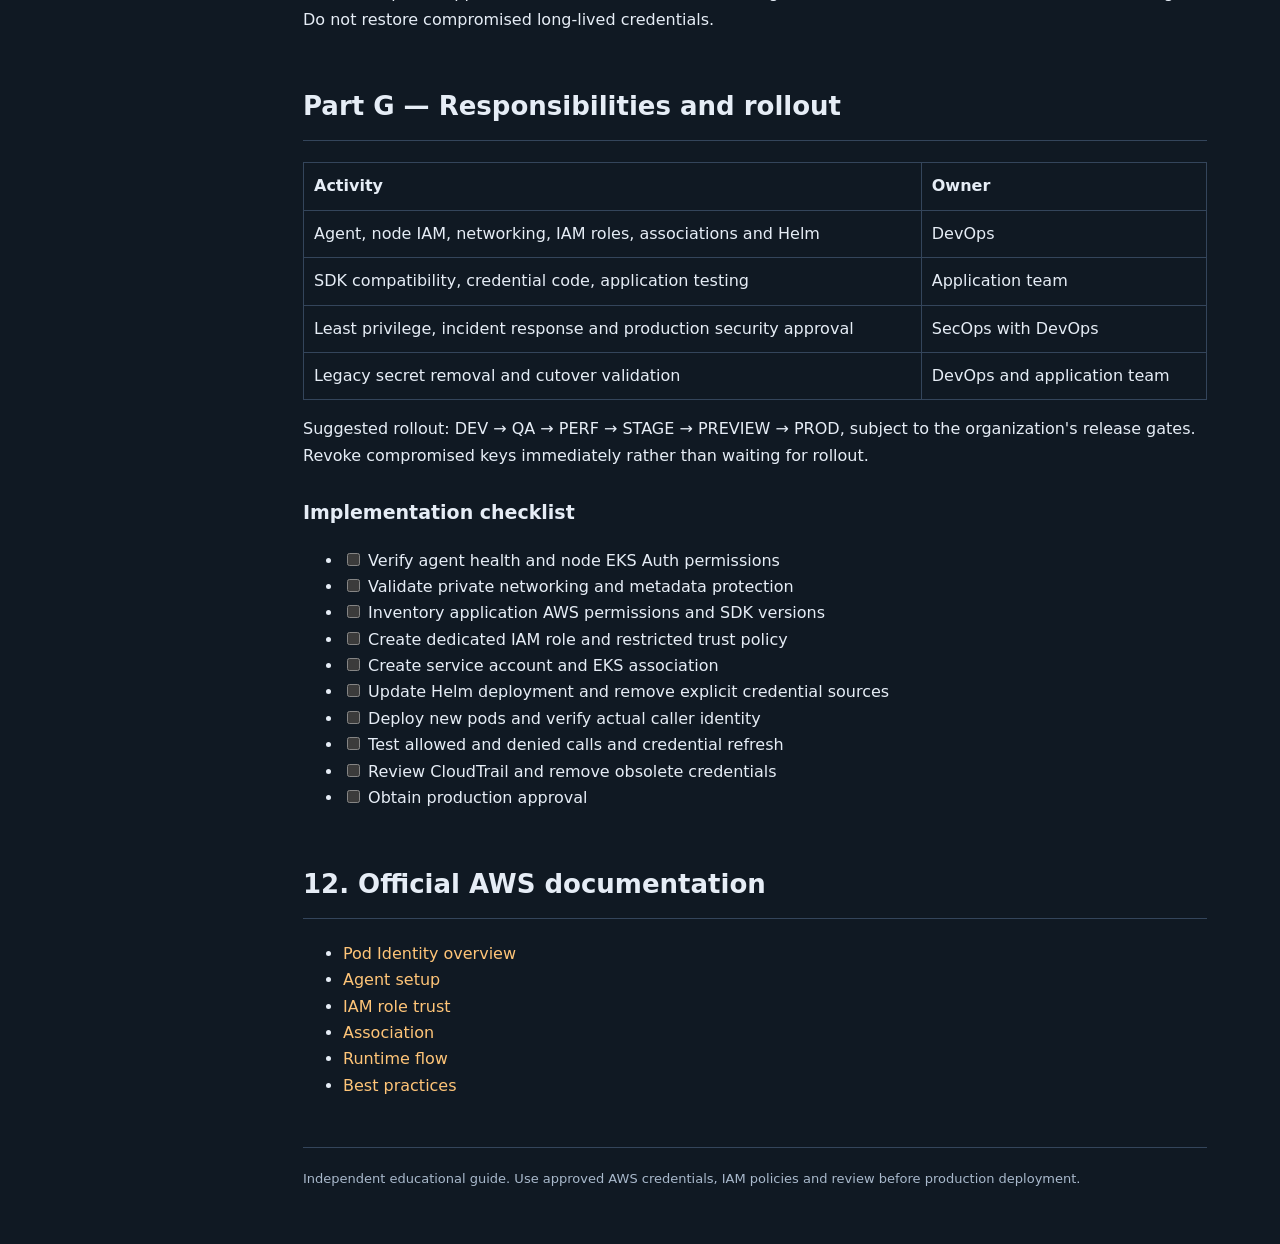
<file: eks/pod-identity/index.html>
<!doctype html>
<html lang="en"><head><meta charset="utf-8"><meta name="viewport" content="width=device-width, initial-scale=1"><title>EKS Pod Identity | AWS Examples</title><link rel="stylesheet" href="../../assets/style.css"><style>.three{display:grid;grid-template-columns:repeat(3,minmax(0,1fr));gap:10px}.three .node{font-size:13px}.safe{border-left:3px solid #6da9e1;padding:14px;background:var(--panel)}table{border-collapse:collapse;width:100%}td,th{border:1px solid var(--line);padding:10px;text-align:left;vertical-align:top}summary{cursor:pointer;font-weight:700}details{border:1px solid var(--line);padding:12px;margin:12px 0;border-radius:8px}@media(max-width:760px){.three{grid-template-columns:1fr}}</style></head>
<body><header><a href="../../index.html">AWS Examples</a><span>EKS / Pod Identity</span></header><div class="layout"><nav><strong>CONTENTS</strong><a href="#overview">Overview</a><a href="#architecture">Architecture</a><a href="#roles">The four components</a><a href="#agent">1. Install agent</a><a href="#iam">2. Create IAM role</a><a href="#sa">3. Service account</a><a href="#association">4. Association</a><a href="#deploy">5. Deploy application</a><a href="#terraform">Terraform</a><a href="#developer">.NET developer changes</a><a href="#runtime">Credentials flow</a><a href="#test">Validation</a><a href="#security">Security</a><a href="#migrate">Migration and rollback</a><a href="#ownership">Responsibilities and checklist</a><a href="#references">AWS docs</a></nav>
<main><p class="eyebrow">EKS · IAM · TEMPORARY AWS CREDENTIALS</p><h1>EKS Pod Identity — Implementation and Migration Guide</h1><p class="lead">Understand how pods access S3, SQS, SNS and other AWS services without storing long-lived IAM user credentials. A step-by-step guide for DevOps and application developers.</p><p class="note"><strong>Scope:</strong> AWS EKS application workloads. The existing <a href="../../crossplane/irsa/index.html">Crossplane/IRSA guide</a> is separate. All example account IDs, ARNs and images are illustrative. The repository does not run Terraform automatically.</p>
<p><b>Audience:</b> DevOps, application developers and security teams. <b>Objective:</b> eliminate long-lived AWS keys using application-specific temporary credentials.</p><h2 id="overview">1. Before vs after</h2><div class="branches"><div class="panel"><h3>Before: IAM user credentials</h3><div class="diagram"><div class="node">IAM user</div><div class="arrow">↓ Permanent access key + secret</div><div class="node">Doppler / Kubernetes Secret</div><div class="arrow">↓</div><div class="node">Application pod → AWS API</div></div></div><div class="panel"><h3>After: Pod Identity</h3><div class="diagram"><div class="node">Service account</div><div class="arrow">↓ EKS association</div><div class="node">Application IAM role</div><div class="arrow">↓ Agent provides temporary credentials</div><div class="node">Application pod → AWS API</div></div></div></div>
<h2 id="architecture">2. Architecture for many applications</h2><p><strong>Install the Pod Identity Agent once per eligible EKS cluster.</strong> Applications share the cluster agent but should have separate, least-privilege application identities. An application that does not need AWS APIs needs no Pod Identity role.</p>
<div class="diagram"><div class="node">EKS cluster on EC2 nodes<br><small>Pod Identity Agent DaemonSet</small></div><div class="arrow">↓ Dedicated Kubernetes service accounts</div><div class="three"><div class="node">Orders API<br><small>orders/orders-api</small></div><div class="node">Search API<br><small>search/search-api</small></div><div class="node">Notify API<br><small>notify/notify-api</small></div></div><div class="arrow">↓ Pod Identity associations</div><div class="three"><div class="node">Orders IAM role<br><small>S3 read-only</small></div><div class="node">Search IAM role<br><small>SQS receive</small></div><div class="node">Notify IAM role<br><small>SNS publish</small></div></div><div class="arrow">↓ AWS SDK signs calls with temporary role credentials</div><div class="three"><div class="node">S3 bucket</div><div class="node">SQS queue</div><div class="node">SNS topic</div></div></div>
<h2 id="roles">3. Understand the four components</h2><table><tr><th>Identity</th><th>Purpose</th></tr><tr><td>EC2 worker node IAM role</td><td>Authorizes the agent to call EKS Auth using <code>eks-auth:AssumeRoleForPodIdentity</code>. It should not hold broad application S3/SQS permissions.</td></tr><tr><td>Kubernetes service account</td><td>Identifies the pod, e.g. <code>orders/orders-api</code>.</td></tr><tr><td>Application IAM role</td><td>Specifies exactly which AWS actions/resources the application may access.</td></tr><tr><td>Pod Identity association</td><td>Maps cluster + namespace + service account to the application IAM role in EKS.</td></tr></table><p class="safe"><strong>Why does the agent need the node role?</strong> The agent authenticates to the EKS Auth API with node credentials, presents the pod token, and obtains temporary credentials for the app-specific IAM role. The node's EKS Auth permission alone does not grant S3/SQS access.</p>
<h2>Part A — DevOps implementation</h2><h2 id="agent">Step 1 · Install Pod Identity Agent</h2><p>Prerequisites: supported EKS cluster, supported Linux EC2 nodes (not EKS Fargate), AWS CLI, kubectl and IAM permissions. In AWS Console: <b>EKS → Clusters → selected cluster → Add-ons → Get more add-ons → EKS Pod Identity Agent</b>. Do not recreate an existing add-on.</p><pre><code>export AWS_REGION=us-west-2
export CLUSTER=example-dev-cluster
aws eks describe-addon --cluster-name "$CLUSTER" --addon-name eks-pod-identity-agent --region "$AWS_REGION"
# Only if not already installed:
aws eks create-addon --cluster-name "$CLUSTER" --addon-name eks-pod-identity-agent --region "$AWS_REGION"
kubectl -n kube-system get daemonset eks-pod-identity-agent</code></pre><p>Confirm the EC2 node role has <code>eks-auth:AssumeRoleForPodIdentity</code>; typically it is included in <code>AmazonEKSWorkerNodePolicy</code>. Private nodes need EKS Auth connectivity, often through interface endpoint <code>com.amazonaws.us-west-2.eks-auth</code>. Pods need to reach agent endpoint <code>169.254.170.23:80</code>. See <a href="agent/main.tf">Terraform agent setup</a> and <a href="agent/terraform.tfvars.example">variables</a>.</p>
<h3>1.1 Why install the agent?</h3><p>The agent is a DaemonSet: one agent pod on each eligible node, shared by application pods on that node. EKS Auto Mode includes this capability; do not install a redundant add-on.</p><h3>1.2 Verify the worker node role</h3><p>Console: EKS → cluster → Compute → node group → Node IAM role → Permissions → AmazonEKSWorkerNodePolicy → JSON. For self-managed nodes inspect the EC2 instance profile instead. The following action authorizes the agent to request credentials from EKS Auth, not direct access to application resources.</p><pre><code>{"Effect":"Allow","Action":"eks-auth:AssumeRoleForPodIdentity","Resource":"*"}</code></pre><p>If the managed policy already grants this action and no effective deny applies, no additional policy is needed. The node role remains a trusted infrastructure identity.</p><h3>1.3 Terraform configuration</h3><pre><code>resource "aws_eks_addon" "pod_identity_agent" {
  cluster_name = var.cluster_name
  addon_name   = "eks-pod-identity-agent"
}</code></pre><p>Import an existing add-on into the correct state rather than recreating it. Verify desired and ready DaemonSet counts. For private nodes without public EKS Auth connectivity, create an EKS Auth interface endpoint with private DNS and HTTPS access from nodes. Allow the local agent endpoint, including IPv6 where enabled, and configure NO_PROXY if necessary.</p><h2 id="iam">Step 2 · Create an application IAM role</h2><p>Example <code>orders-api-pod-role</code> in the EKS cluster's AWS account. IAM Console → Roles → Create role → Custom trust policy. Trust permits the EKS Pod Identity service; use request-tag conditions to restrict to the expected cluster, namespace and service account. Keep EKS Pod Identity session tags enabled.</p><pre><code>{
 "Version":"2012-10-17",
 "Statement":[{
  "Effect":"Allow",
  "Principal":{"Service":"pods.eks.amazonaws.com"},
  "Action":["sts:AssumeRole","sts:TagSession"],
  "Condition":{"StringEquals":{
   "aws:RequestTag/eks-cluster-arn":"arn:aws:eks:us-west-2:111122223333:cluster/example-dev-cluster",
   "aws:RequestTag/kubernetes-namespace":"orders",
   "aws:RequestTag/kubernetes-service-account":"orders-api"
  }}
 }]
}</code></pre><p>Attach a separate <strong>permissions policy</strong> for actual application AWS calls. Example: S3 object read only, not full S3 administrator access:</p><pre><code>{
 "Version":"2012-10-17",
 "Statement":[{
  "Effect":"Allow","Action":"s3:GetObject",
  "Resource":"arn:aws:s3:::example-orders-bucket/incoming/*"
 }]
}</code></pre><p>Trust answers <strong>who can assume</strong> the role; permissions answer <strong>what the role may do</strong>. For SQS or SNS, use exact actions and queue/topic ARNs required by the workload.</p>
<h2 id="sa">Step 3 · Create the service account</h2><pre><code>apiVersion: v1
kind: Namespace
metadata:
  name: orders
---
apiVersion: v1
kind: ServiceAccount
metadata:
  name: orders-api
  namespace: orders</code></pre><p>Apply <a href="kubernetes/serviceaccount.yaml">serviceaccount.yaml</a>. Unlike IRSA, Pod Identity needs no <code>eks.amazonaws.com/role-arn</code> annotation.</p>
<h2 id="association">Step 4 · Create the EKS association</h2><p>AWS Console: EKS → your cluster → Access → Pod Identity associations → Create. Select namespace <code>orders</code>, service account <code>orders-api</code>, IAM role <code>orders-api-pod-role</code>.</p><pre><code>aws eks create-pod-identity-association  --cluster-name example-dev-cluster  --namespace orders  --service-account orders-api  --role-arn arn:aws:iam::111122223333:role/orders-api-pod-role  --region us-west-2
aws eks list-pod-identity-associations --cluster-name example-dev-cluster --region us-west-2</code></pre><p>Manage this with Terraform in real environments. Restrict who may create/update/delete associations and call <code>iam:PassRole</code>.</p>
<h2 id="deploy">Step 5 · Update Helm/Deployment</h2><pre><code>spec:
  template:
    spec:
      serviceAccountName: orders-api
      containers:
      - name: orders-api
        image: REPLACE_WITH_REAL_IMAGE
        env:
        - name: AWS_REGION
          value: us-west-2
        - name: AWS_EC2_METADATA_DISABLED
          value: "true"</code></pre><p>Keep your application's existing container resources, ports, probes and security settings. See <a href="kubernetes/deployment-example.yaml">deployment example</a>. Existing pods should be restarted after association creation using <code>kubectl -n orders rollout restart deployment/orders-api</code>.</p>
<h2 id="terraform">6. Terraform examples</h2><p><a href="agent/main.tf">Agent Terraform</a> installs the add-on and optionally creates EKS Auth endpoint. <a href="terraform/main.tf">Application Terraform</a> creates a restricted IAM role, AWS permission policy, and EKS association. See <a href="terraform/variables.tf">variables</a>, <a href="terraform/outputs.tf">outputs</a>, and <a href="terraform/terraform.tfvars.example">example inputs</a>.</p><pre><code>cd eks/pod-identity/terraform
cp terraform.tfvars.example terraform.tfvars
# Replace examples with approved values.
terraform init
terraform fmt -check
terraform validate
terraform plan
# Apply only after review.</code></pre><p>For many workloads, make this a reusable versioned Terraform module, invoked per app/environment. Do not create duplicate resources if an add-on or association is already managed in another Terraform state.</p>
<h2>Part B — Application development changes</h2><h2 id="developer">7. Developer-side .NET changes</h2><p>Use a compatible AWS SDK and its default credential chain. Old code that passes hardcoded or environment-provided keys must be replaced.</p><h3>Before</h3><pre><code>var credentials = new BasicAWSCredentials(accessKey, secretKey);
var s3 = new AmazonS3Client(credentials, RegionEndpoint.USWest2);</code></pre><h3>After</h3><pre><code>var s3 = new AmazonS3Client(RegionEndpoint.USWest2);</code></pre><p>ASP.NET Core can use the usual dependency-injection registrations (<code>AddDefaultAWSOptions</code> and <code>AddAWSService&lt;IAmazonS3&gt;</code>). Verify <code>AWSSDK.Core</code> meets <a href="https://docs.aws.amazon.com/eks/latest/userguide/pod-id-minimum-sdk.html">AWS SDK minimum requirements</a>. After successful migration, remove legacy keys from code, appsettings, Kubernetes, Helm and Doppler. Keep non-secret bucket, queue and region settings.</p>
<h2>Part C — Runtime authentication</h2><h2 id="runtime">8. What happens when an app accesses S3?</h2><div class="diagram"><div class="node">1. AWS SDK looks for credentials</div><div class="arrow">↓ injected container credential endpoint and projected token</div><div class="node">2. SDK contacts Pod Identity Agent<br><small>169.254.170.23:80</small></div><div class="arrow">↓ agent uses worker node IAM credentials and pod token</div><div class="node">3. EKS Auth validates association and gets app IAM credentials</div><div class="arrow">↓ temporary access key + secret + session token + expiry</div><div class="node">4. SDK signs AWS request and refreshes credentials as needed</div></div><p>Application code does not manually perform STS calls. A compromised pod could still misuse temporary credentials until they expire or are revoked/denied, so isolation matters.</p>
<h3>Injected configuration and credential refresh</h3><pre><code>AWS_CONTAINER_CREDENTIALS_FULL_URI=http://169.254.170.23/v1/credentials
AWS_CONTAINER_AUTHORIZATION_TOKEN_FILE=/var/run/secrets/pods.eks.amazonaws.com/serviceaccount/eks-pod-identity-token</code></pre><p>EKS injects these settings; do not manually configure them. The SDK reads the projected token and obtains temporary credentials through the agent, caches them and refreshes them automatically. Existing explicit credentials, environment keys, profiles or IRSA may take precedence. Remove legacy sources from the migrated workload and verify the actual application SDK identity. AWS lists AWSSDK.Core 3.7.734.0 as the minimum .NET version; prefer a current supported patched release and check the linked SDK requirements.</p><h2>Part D — Deployment and validation</h2><h2 id="test">9. Validate and troubleshoot</h2><pre><code>kubectl -n orders get sa orders-api
kubectl -n orders get deploy orders-api -o jsonpath='{.spec.template.spec.serviceAccountName}'
kubectl -n orders exec deploy/orders-api -- printenv | grep '^AWS_CONTAINER_'
# Approved debug pod with the SAME service account and AWS CLI:
aws sts get-caller-identity</code></pre><p>Expected assumed role: <code>orders-api-pod-role</code>. Verify a permitted S3 request succeeds; an unauthorized bucket or operation must return <code>AccessDenied</code>. Never print credential token contents. Use CloudTrail and application logs for additional validation.</p>
<details><summary>No injected credentials variables?</summary>Check service account, namespace, EKS association, pod restart, compatible EKS version and agent health.</details>
<details><summary>Credentials request times out?</summary>Check EKS Auth endpoint, agent local endpoint, node IAM policy, NetworkPolicies and proxy settings.</details>
<details><summary>SDK uses the node role or static keys?</summary>Remove explicit credentials and profile settings, validate SDK default chain, and disable metadata fallback.</details>
<h3>Positive and negative tests</h3><table><tr><th>Test</th><th>Expected</th></tr><tr><td>Read approved S3 object</td><td>Success</td></tr><tr><td>Read unauthorized bucket or delete object</td><td>AccessDenied</td></tr><tr><td>DEV access to PROD resource</td><td>AccessDenied</td></tr><tr><td>Credential refresh over time</td><td>Success</td></tr><tr><td>Actual application caller identity</td><td>Dedicated app role, not node or legacy user</td></tr></table><p>Check rollout status and use an authorized test job if the application image lacks AWS CLI. Never print credentials or tokens. Enable relevant CloudTrail data events separately.</p><h2>Part E — Security hardening</h2><h2 id="security">10. Production security checklist</h2><ul><li>Separate, least-privilege application IAM role per workload/environment.</li><li>Constrain role trust to cluster ARN, namespace and service-account tags.</li><li>Restrict <code>iam:PassRole</code> and EKS association lifecycle permissions.</li><li>Restrict Kubernetes service-account impersonation and pod creation using RBAC and admission policy.</li><li>Enforce IMDSv2; consider hop limit 1; reduce node role S3/SQS permissions after dependencies migrate.</li><li>Protect EKS Auth networking and Pod Identity Agent reachability.</li><li>Enable CloudTrail monitoring; define emergency session revocation/deny procedures.</li></ul>
<h3>Node metadata configuration</h3><pre><code>metadata_options {
  http_endpoint               = "enabled"
  http_tokens                 = "required"
  http_put_response_hop_limit = 1
}</code></pre><p>Use in the EC2 launch template after compatibility testing. Hop limit 1 helps restrict ordinary pods but does not isolate host-networked or privileged workloads. Restrict those workloads, review CNI and EBS CSI dedicated roles, and remove broad node policies only after dependency migration. Association deletion does not immediately invalidate issued credentials.</p><h2>Part F — Migration and troubleshooting</h2><h2 id="migrate">11. Migration and safe rollback</h2><ol><li>Inventory app AWS permissions, SDK versions and all old secret consumers. Revoke known-compromised keys immediately.</li><li>Install and verify agent in a non-production cluster.</li><li>Create pilot application's IAM role, SA and association.</li><li>Deploy app using SDK default credentials; test allowed and denied AWS calls and automatic refresh.</li><li>Remove obsolete access keys and IAM users once all consumers are cut over.</li><li>Roll out through environments using reviewed Terraform and GitOps.</li></ol><p><b>Rollback:</b> pause app rollout or revert to a last secure image, correct IAM/SDK/association issues and test again. Do not restore compromised long-lived credentials.</p>
<h2 id="ownership">Part G — Responsibilities and rollout</h2><table><tr><th>Activity</th><th>Owner</th></tr><tr><td>Agent, node IAM, networking, IAM roles, associations and Helm</td><td>DevOps</td></tr><tr><td>SDK compatibility, credential code, application testing</td><td>Application team</td></tr><tr><td>Least privilege, incident response and production security approval</td><td>SecOps with DevOps</td></tr><tr><td>Legacy secret removal and cutover validation</td><td>DevOps and application team</td></tr></table><p>Suggested rollout: DEV → QA → PERF → STAGE → PREVIEW → PROD, subject to the organization's release gates. Revoke compromised keys immediately rather than waiting for rollout.</p><h3>Implementation checklist</h3><ul><li><label><input type="checkbox"> Verify agent health and node EKS Auth permissions</label></li><li><label><input type="checkbox"> Validate private networking and metadata protection</label></li><li><label><input type="checkbox"> Inventory application AWS permissions and SDK versions</label></li><li><label><input type="checkbox"> Create dedicated IAM role and restricted trust policy</label></li><li><label><input type="checkbox"> Create service account and EKS association</label></li><li><label><input type="checkbox"> Update Helm deployment and remove explicit credential sources</label></li><li><label><input type="checkbox"> Deploy new pods and verify actual caller identity</label></li><li><label><input type="checkbox"> Test allowed and denied calls and credential refresh</label></li><li><label><input type="checkbox"> Review CloudTrail and remove obsolete credentials</label></li><li><label><input type="checkbox"> Obtain production approval</label></li></ul><h2 id="references">12. Official AWS documentation</h2><ul><li><a href="https://docs.aws.amazon.com/eks/latest/userguide/pod-identities.html">Pod Identity overview</a></li><li><a href="https://docs.aws.amazon.com/eks/latest/userguide/pod-id-agent-setup.html">Agent setup</a></li><li><a href="https://docs.aws.amazon.com/eks/latest/userguide/pod-id-role.html">IAM role trust</a></li><li><a href="https://docs.aws.amazon.com/eks/latest/userguide/pod-id-association.html">Association</a></li><li><a href="https://docs.aws.amazon.com/eks/latest/userguide/pod-id-how-it-works.html">Runtime flow</a></li><li><a href="https://docs.aws.amazon.com/eks/latest/best-practices/identity-and-access-management.html">Best practices</a></li></ul><footer>Independent educational guide. Use approved AWS credentials, IAM policies and review before production deployment.</footer>
</main></div><script src="../../assets/copy.js"></script></body></html>
</file>
<file: assets/style.css>
:root{color-scheme:dark;--bg:#101923;--panel:#192637;--line:#34455b;--text:#e6edf6;--muted:#a9b9cc;--accent:#ffb454}*{box-sizing:border-box}html{scroll-behavior:smooth}body{margin:0;background:var(--bg);color:var(--text);font:16px/1.65 system-ui,sans-serif}header{padding:18px max(24px,calc((100vw - 1240px)/2));border-bottom:1px solid var(--line);display:flex;justify-content:space-between;gap:20px;background:#142131}header a{font-weight:750;color:var(--accent);font-size:20px}header span,small,footer{color:var(--muted)}a{color:#ffc578;text-decoration:none}a:hover{text-decoration:underline}main{max-width:960px;min-width:0;padding:36px 28px 70px;margin:auto}h1{font-size:clamp(32px,5vw,54px);line-height:1.13;letter-spacing:-.035em;margin:12px 0 24px}h2{font-size:26px;border-bottom:1px solid var(--line);padding-bottom:12px;margin-top:52px;scroll-margin-top:24px}h3{font-size:19px;margin-top:28px}.eyebrow{letter-spacing:.14em;color:var(--accent);font-size:12px;font-weight:700}.lead{font-size:20px;color:var(--muted);max-width:760px}.note{border-left:3px solid var(--accent);background:var(--panel);padding:15px 20px}.layout{display:grid;grid-template-columns:230px minmax(0,1fr);max-width:1240px;margin:auto}nav{position:sticky;top:24px;align-self:start;padding:38px 20px}nav a{display:block;color:var(--muted);padding:7px 0}nav strong{font-size:11px;letter-spacing:.12em}pre{background:#0a111a;border:1px solid var(--line);border-radius:9px;padding:20px;overflow:auto;font:13px/1.65 ui-monospace,monospace;white-space:pre}code{font-family:ui-monospace,monospace;color:#b5e3db}pre code{color:#d5e4f5}.diagram{background:#142131;border:1px solid var(--line);border-radius:14px;padding:24px;text-align:center}.node,.panel{border:1px solid #4a627a;background:var(--panel);border-radius:10px;padding:18px}.node{max-width:550px;margin:auto;font-weight:700}.node small{font-weight:400}.arrow{color:var(--accent);font-size:13px;padding:12px}.branches,.cards{display:grid;grid-template-columns:repeat(2,minmax(0,1fr));gap:16px}.branches .node{width:100%}.panel h3{margin:0 0 10px}.cards a.panel{display:block;color:var(--text)}.cards a.panel:hover{border-color:var(--accent);text-decoration:none}.tag{font-size:12px;color:var(--accent);font-weight:700}.muted{color:var(--muted)}.copy{display:block;margin:0 0 -10px auto;background:var(--panel);color:var(--text);border:1px solid var(--line);border-radius:5px;padding:5px 12px;cursor:pointer;font:12px system-ui}footer{margin-top:48px;border-top:1px solid var(--line);padding-top:20px;font-size:13px}@media(max-width:760px){.layout{display:block}nav{position:static;padding:20px 24px;border-bottom:1px solid var(--line)}nav a{display:inline-block;margin-right:14px;font-size:13px}main{padding:24px 18px 48px}.branches,.cards{grid-template-columns:1fr}header{padding:15px 18px}.diagram{padding:14px}}
</file>
